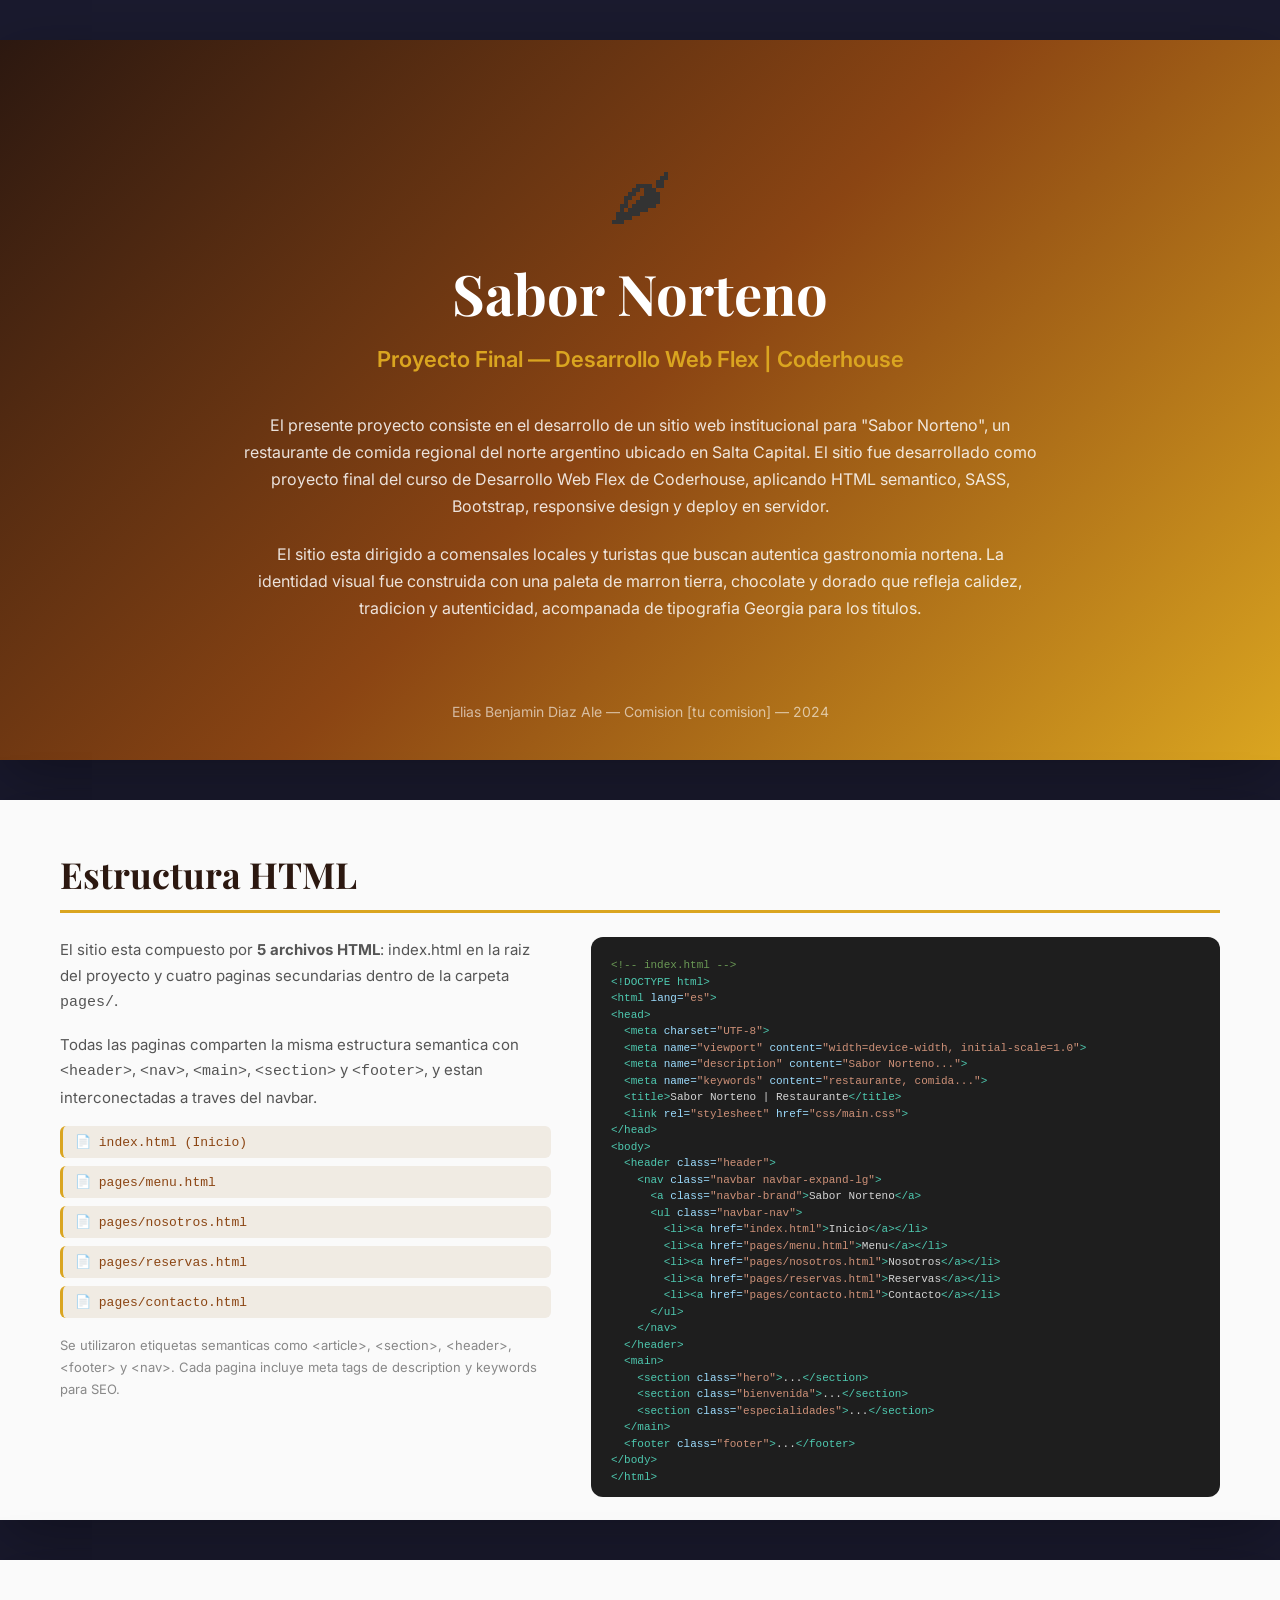
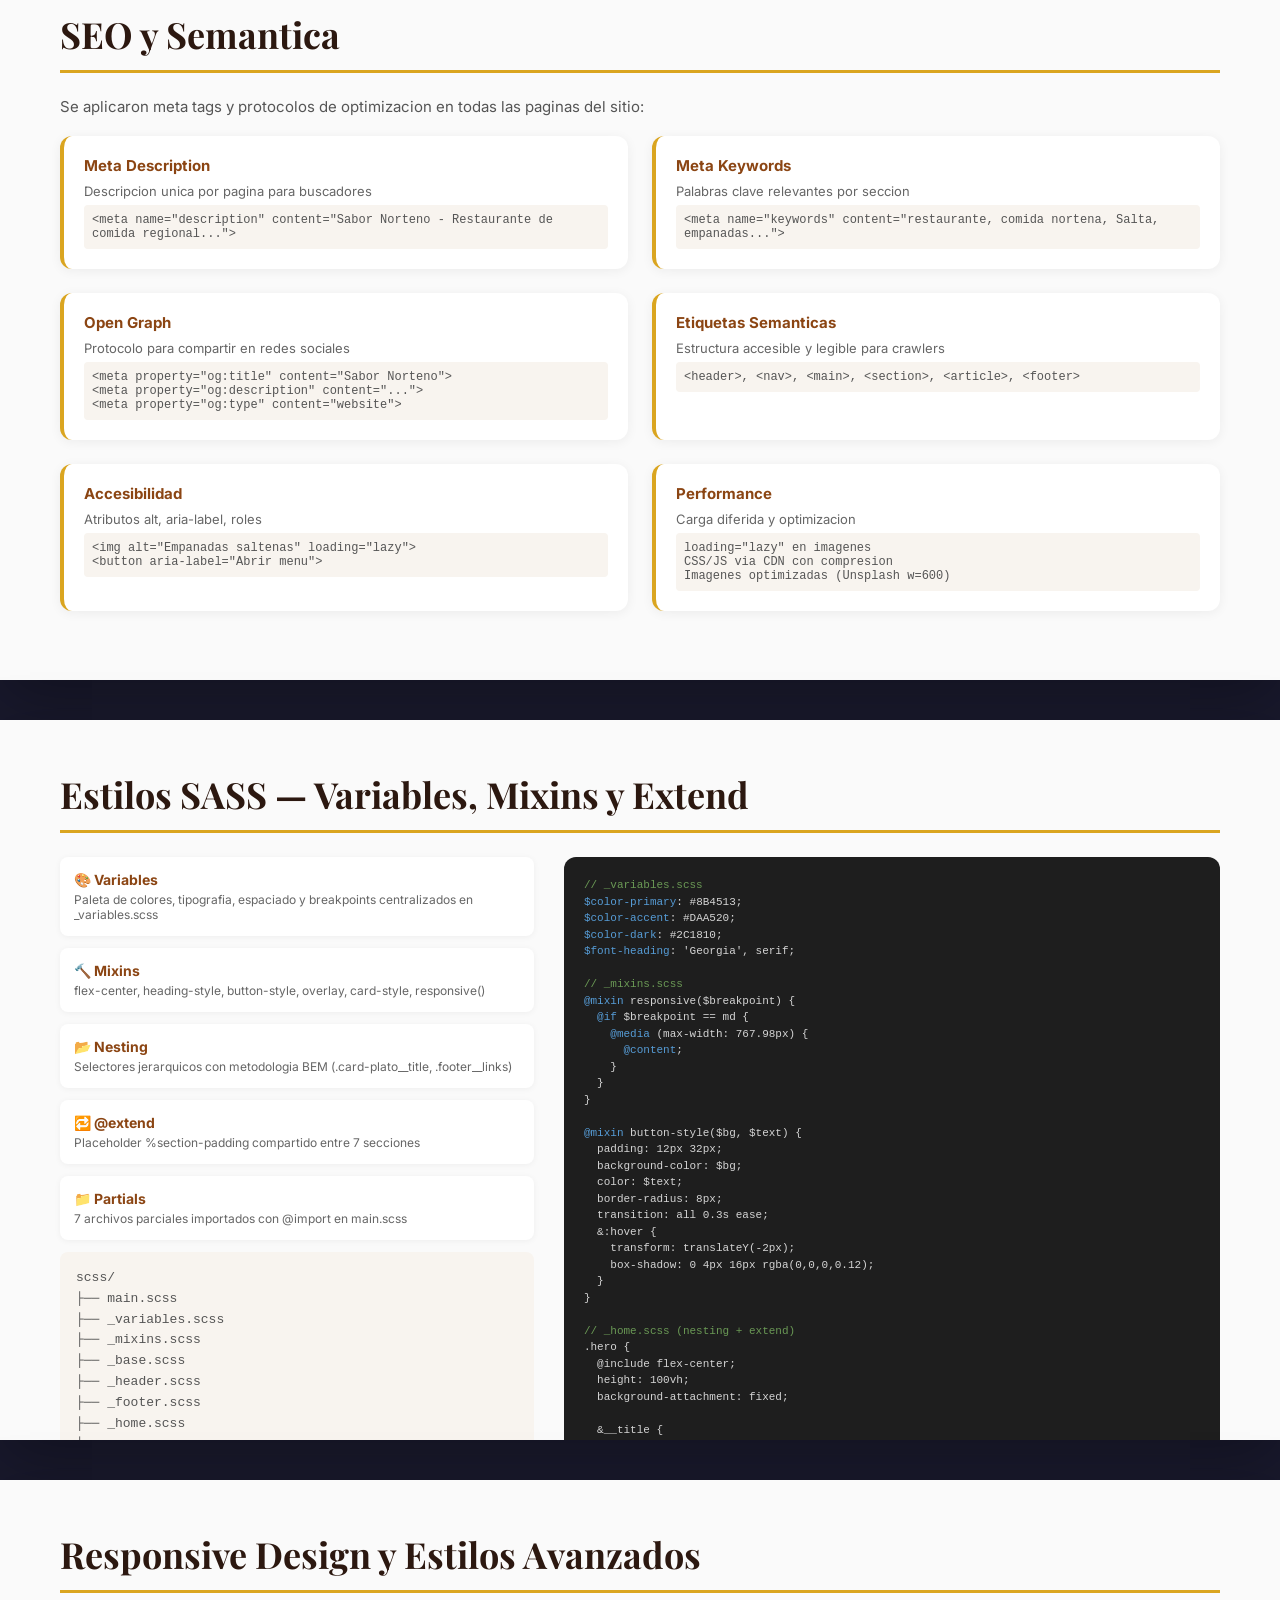
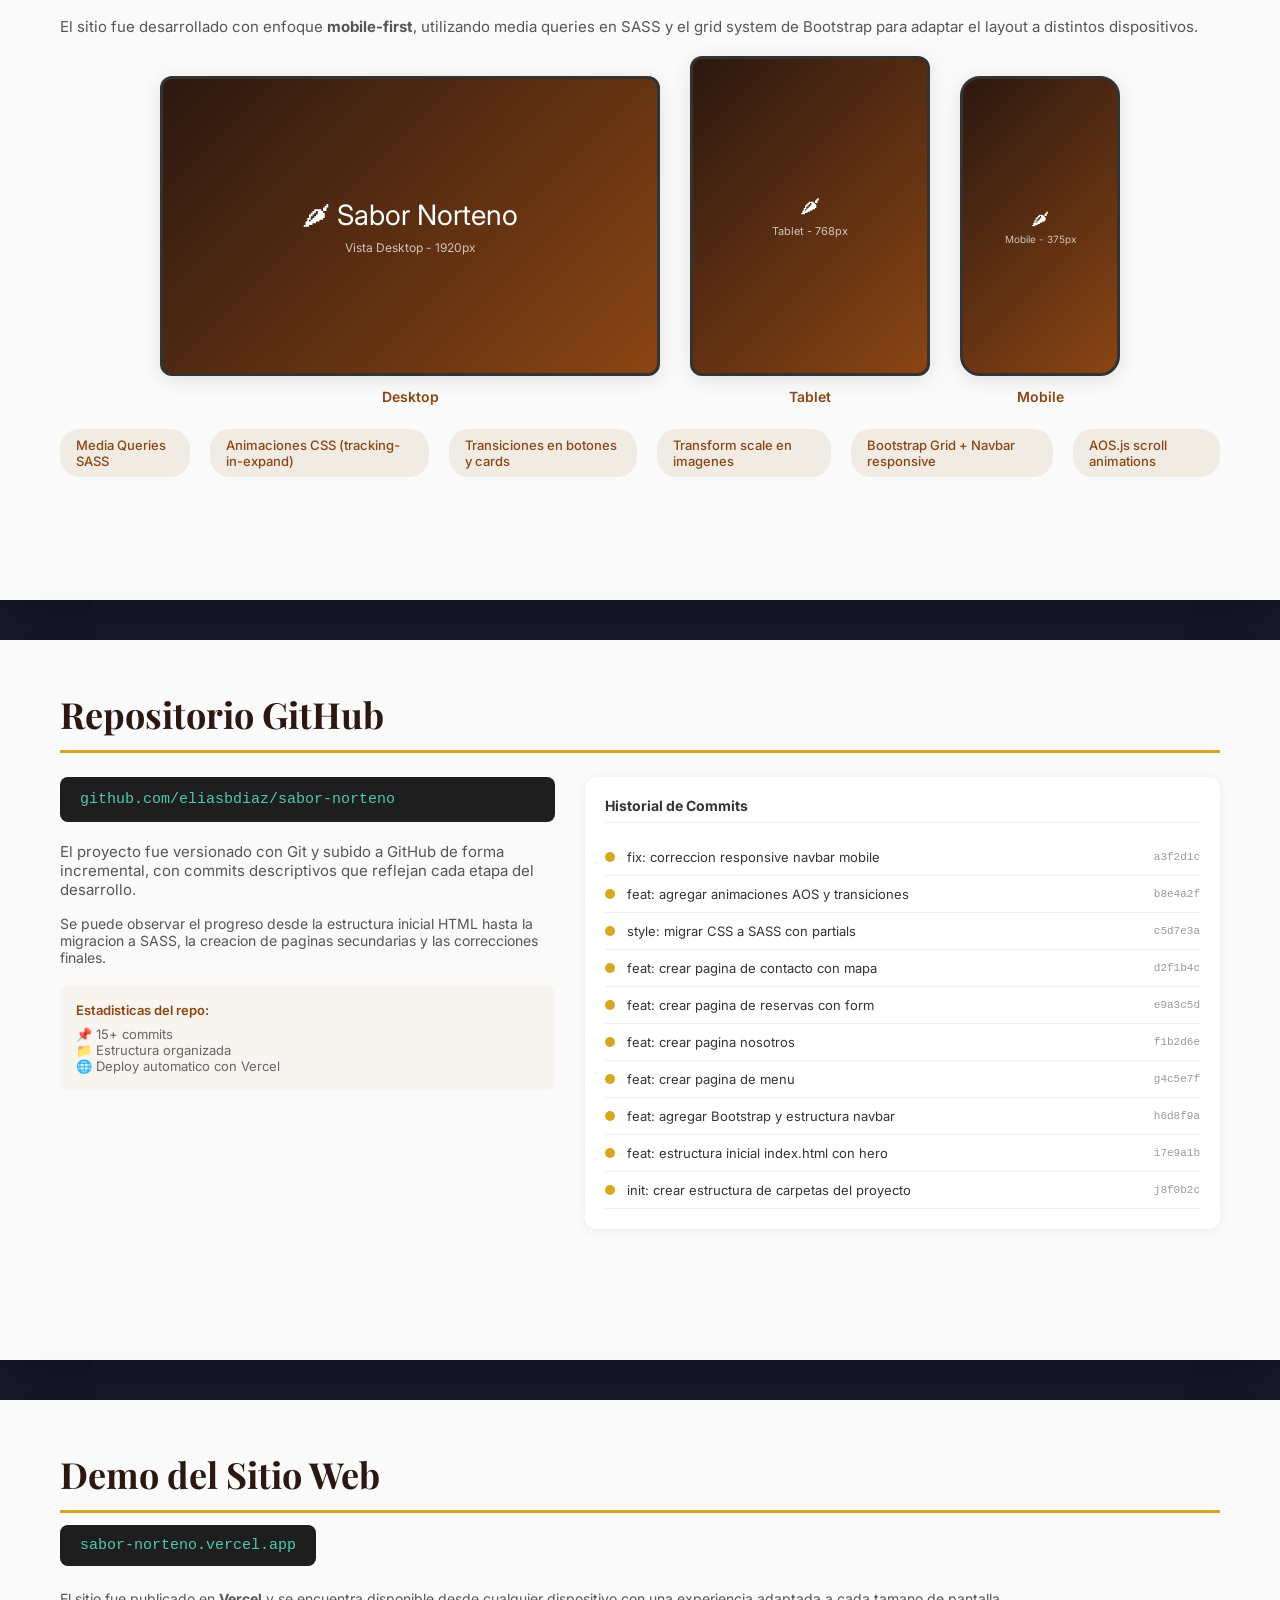
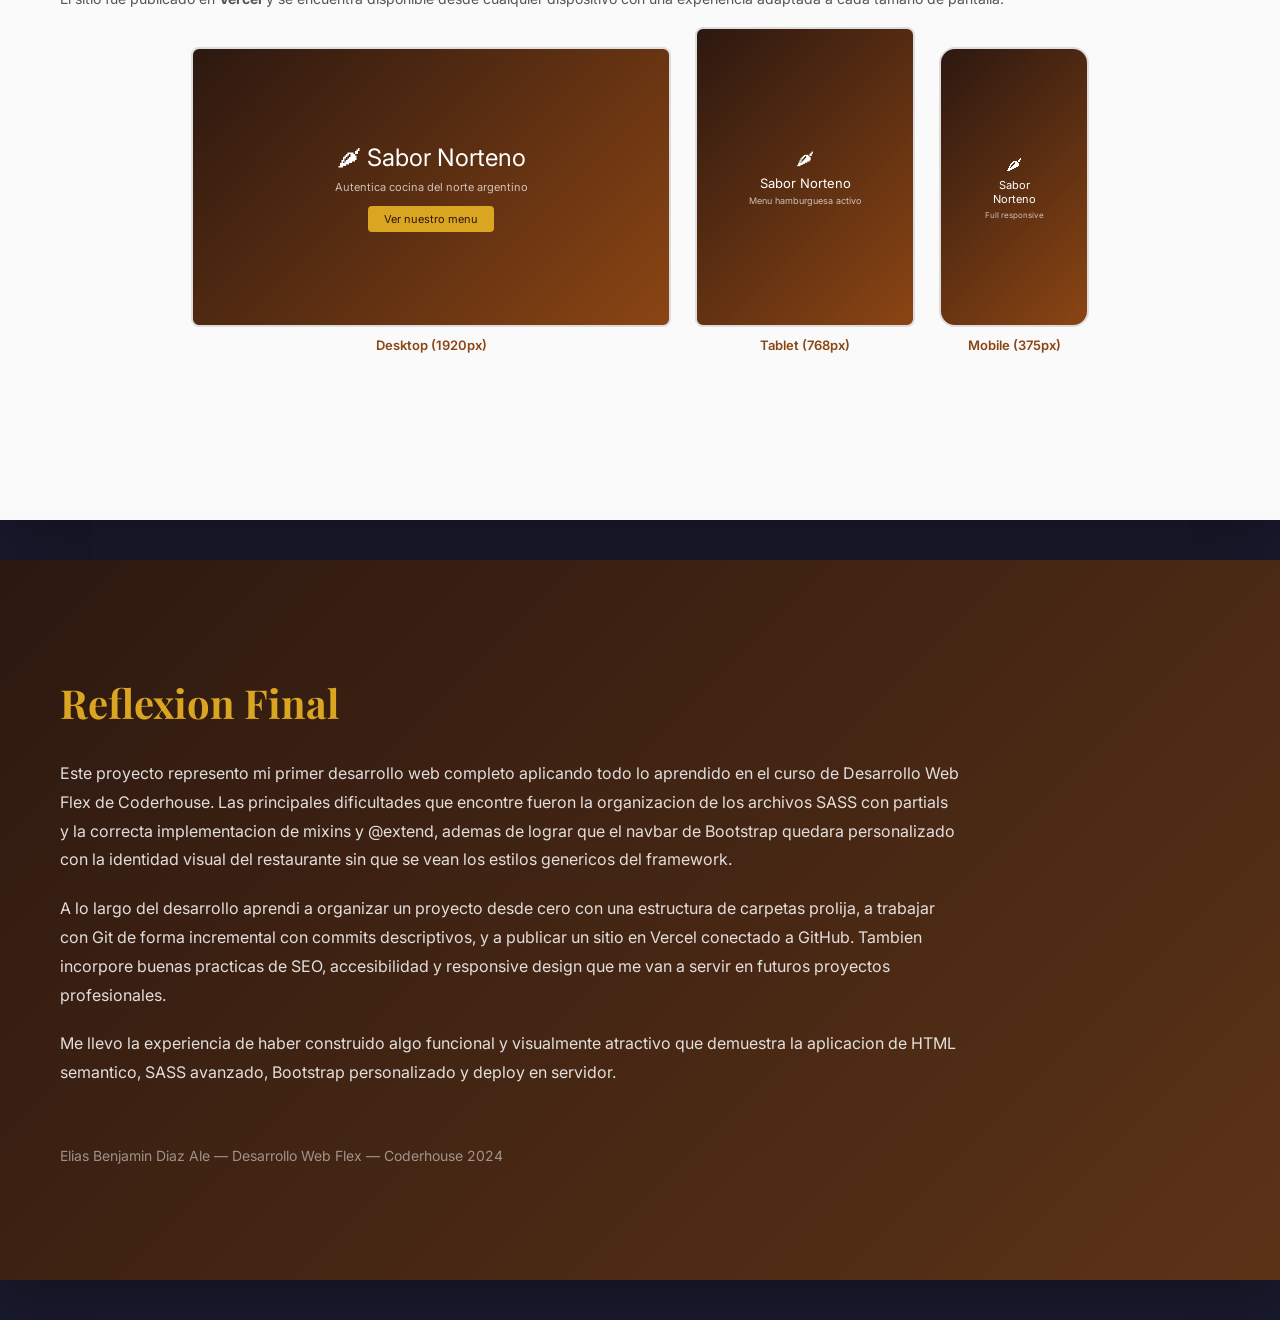
<file: presentacion.html>
<!DOCTYPE html>
<html lang="es">
<head>
    <meta charset="UTF-8">
    <meta name="viewport" content="width=device-width, initial-scale=1.0">
    <title>Proyecto Final - Sabor Norteno - Elias Benjamin Diaz Ale</title>
    <style>
        @import url('https://fonts.googleapis.com/css2?family=Inter:wght@300;400;600;700;800&family=Playfair+Display:wght@700&display=swap');

        * { margin: 0; padding: 0; box-sizing: border-box; }

        body {
            font-family: 'Inter', sans-serif;
            background: #1a1a2e;
            color: #333;
        }

        .slide {
            width: 1280px;
            height: 720px;
            margin: 40px auto;
            position: relative;
            overflow: hidden;
            box-shadow: 0 20px 60px rgba(0,0,0,0.3);
            page-break-after: always;
        }

        /* SLIDE 1 - Portada */
        .slide-1 {
            background: linear-gradient(135deg, #2C1810 0%, #8B4513 50%, #DAA520 100%);
            display: flex;
            flex-direction: column;
            justify-content: center;
            align-items: center;
            text-align: center;
            padding: 60px;
        }
        .slide-1 .icon { font-size: 64px; margin-bottom: 20px; }
        .slide-1 h1 {
            font-family: 'Playfair Display', serif;
            font-size: 56px;
            color: #fff;
            margin-bottom: 16px;
        }
        .slide-1 .subtitle {
            font-size: 22px;
            color: #DAA520;
            font-weight: 600;
            margin-bottom: 40px;
        }
        .slide-1 .desc {
            font-size: 16px;
            color: rgba(255,255,255,0.85);
            max-width: 800px;
            line-height: 1.7;
            margin-bottom: 20px;
        }
        .slide-1 .author {
            position: absolute;
            bottom: 40px;
            font-size: 14px;
            color: rgba(255,255,255,0.6);
        }

        /* SLIDE 2 - Estructura HTML */
        .slide-2 {
            background: #FAFAFA;
            padding: 50px 60px;
        }
        .slide-2 h2 {
            font-family: 'Playfair Display', serif;
            font-size: 36px;
            color: #2C1810;
            margin-bottom: 24px;
            border-bottom: 3px solid #DAA520;
            padding-bottom: 12px;
        }
        .slide-2 .content { display: flex; gap: 40px; height: 560px; }
        .slide-2 .text-col { flex: 1; }
        .slide-2 .code-col {
            flex: 1.2;
            background: #1e1e1e;
            border-radius: 12px;
            padding: 20px;
            overflow: hidden;
        }
        .slide-2 .text-col p {
            font-size: 15px;
            line-height: 1.7;
            color: #555;
            margin-bottom: 16px;
        }
        .slide-2 .file-list {
            list-style: none;
            margin-top: 12px;
        }
        .slide-2 .file-list li {
            padding: 8px 12px;
            background: #f0ebe3;
            border-radius: 6px;
            margin-bottom: 8px;
            font-family: 'Courier New', monospace;
            font-size: 13px;
            color: #8B4513;
            border-left: 3px solid #DAA520;
        }
        pre {
            font-family: 'Courier New', monospace;
            font-size: 11px;
            color: #d4d4d4;
            line-height: 1.5;
            white-space: pre;
            overflow: hidden;
        }
        .code-keyword { color: #569cd6; }
        .code-tag { color: #4ec9b0; }
        .code-attr { color: #9cdcfe; }
        .code-string { color: #ce9178; }
        .code-comment { color: #6a9955; }

        /* SLIDE 3 - SEO */
        .slide-3 {
            background: #FAFAFA;
            padding: 50px 60px;
        }
        .slide-3 h2 {
            font-family: 'Playfair Display', serif;
            font-size: 36px;
            color: #2C1810;
            margin-bottom: 24px;
            border-bottom: 3px solid #DAA520;
            padding-bottom: 12px;
        }
        .slide-3 .seo-grid {
            display: grid;
            grid-template-columns: 1fr 1fr;
            gap: 24px;
            margin-top: 20px;
        }
        .slide-3 .seo-item {
            background: white;
            border-radius: 12px;
            padding: 20px;
            box-shadow: 0 2px 12px rgba(0,0,0,0.06);
            border-left: 4px solid #DAA520;
        }
        .slide-3 .seo-item h3 {
            color: #8B4513;
            font-size: 15px;
            margin-bottom: 8px;
        }
        .slide-3 .seo-item code {
            font-size: 12px;
            color: #555;
            display: block;
            background: #f8f4ef;
            padding: 8px;
            border-radius: 4px;
            margin-top: 6px;
        }

        /* SLIDE 4 - SASS */
        .slide-4 {
            background: #FAFAFA;
            padding: 50px 60px;
        }
        .slide-4 h2 {
            font-family: 'Playfair Display', serif;
            font-size: 36px;
            color: #2C1810;
            margin-bottom: 24px;
            border-bottom: 3px solid #DAA520;
            padding-bottom: 12px;
        }
        .slide-4 .content { display: flex; gap: 30px; }
        .slide-4 .info-col { flex: 1; }
        .slide-4 .code-col {
            flex: 1.3;
            background: #1e1e1e;
            border-radius: 12px;
            padding: 20px;
        }
        .slide-4 .feature {
            background: white;
            border-radius: 8px;
            padding: 14px;
            margin-bottom: 12px;
            box-shadow: 0 1px 6px rgba(0,0,0,0.05);
        }
        .slide-4 .feature h3 {
            font-size: 14px;
            color: #8B4513;
            margin-bottom: 4px;
        }
        .slide-4 .feature p {
            font-size: 12px;
            color: #666;
        }
        .slide-4 .folder-tree {
            font-family: 'Courier New', monospace;
            font-size: 13px;
            color: #555;
            background: #f8f4ef;
            padding: 16px;
            border-radius: 8px;
            margin-top: 12px;
            line-height: 1.6;
        }

        /* SLIDE 5 - Responsive */
        .slide-5 {
            background: #FAFAFA;
            padding: 50px 60px;
        }
        .slide-5 h2 {
            font-family: 'Playfair Display', serif;
            font-size: 36px;
            color: #2C1810;
            margin-bottom: 24px;
            border-bottom: 3px solid #DAA520;
            padding-bottom: 12px;
        }
        .slide-5 .devices {
            display: flex;
            align-items: flex-end;
            justify-content: center;
            gap: 30px;
            margin-top: 20px;
        }
        .slide-5 .device {
            text-align: center;
        }
        .slide-5 .device-frame {
            border: 3px solid #333;
            border-radius: 12px;
            overflow: hidden;
            background: #fff;
            box-shadow: 0 4px 20px rgba(0,0,0,0.1);
        }
        .slide-5 .desktop-frame { width: 500px; height: 300px; }
        .slide-5 .tablet-frame { width: 240px; height: 320px; }
        .slide-5 .mobile-frame { width: 160px; height: 300px; border-radius: 20px; }
        .slide-5 .device-label {
            margin-top: 12px;
            font-weight: 600;
            color: #8B4513;
            font-size: 14px;
        }
        .slide-5 .device-frame img {
            width: 100%;
            height: 100%;
            object-fit: cover;
        }
        .slide-5 .features-row {
            display: flex;
            gap: 20px;
            margin-top: 24px;
        }
        .slide-5 .feat-tag {
            background: #f0ebe3;
            padding: 8px 16px;
            border-radius: 20px;
            font-size: 13px;
            color: #8B4513;
            font-weight: 500;
        }

        /* SLIDE 6 - GitHub */
        .slide-6 {
            background: #FAFAFA;
            padding: 50px 60px;
        }
        .slide-6 h2 {
            font-family: 'Playfair Display', serif;
            font-size: 36px;
            color: #2C1810;
            margin-bottom: 24px;
            border-bottom: 3px solid #DAA520;
            padding-bottom: 12px;
        }
        .slide-6 .repo-info {
            display: flex;
            gap: 30px;
        }
        .slide-6 .repo-details { flex: 1; }
        .slide-6 .commits-mock {
            flex: 1.2;
            background: white;
            border-radius: 12px;
            padding: 20px;
            box-shadow: 0 2px 12px rgba(0,0,0,0.06);
        }
        .slide-6 .repo-url {
            font-family: 'Courier New', monospace;
            background: #1e1e1e;
            color: #4ec9b0;
            padding: 14px 20px;
            border-radius: 8px;
            font-size: 15px;
            margin-bottom: 20px;
        }
        .slide-6 .commit-item {
            display: flex;
            align-items: center;
            padding: 10px 0;
            border-bottom: 1px solid #f0f0f0;
        }
        .slide-6 .commit-dot {
            width: 10px;
            height: 10px;
            border-radius: 50%;
            background: #DAA520;
            margin-right: 12px;
            flex-shrink: 0;
        }
        .slide-6 .commit-msg {
            font-size: 13px;
            color: #333;
        }
        .slide-6 .commit-hash {
            font-family: 'Courier New', monospace;
            font-size: 11px;
            color: #999;
            margin-left: auto;
            padding-left: 12px;
        }

        /* SLIDE 7 - Demo */
        .slide-7 {
            background: #FAFAFA;
            padding: 50px 60px;
        }
        .slide-7 h2 {
            font-family: 'Playfair Display', serif;
            font-size: 36px;
            color: #2C1810;
            margin-bottom: 12px;
            border-bottom: 3px solid #DAA520;
            padding-bottom: 12px;
        }
        .slide-7 .demo-url {
            font-family: 'Courier New', monospace;
            background: #1e1e1e;
            color: #4ec9b0;
            padding: 12px 20px;
            border-radius: 8px;
            font-size: 15px;
            margin-bottom: 24px;
            display: inline-block;
        }
        .slide-7 .demo-screens {
            display: flex;
            align-items: flex-end;
            justify-content: center;
            gap: 24px;
        }
        .slide-7 .demo-device { text-align: center; }
        .slide-7 .demo-frame {
            border: 2px solid #ddd;
            border-radius: 8px;
            overflow: hidden;
            background: linear-gradient(135deg, #2C1810, #8B4513);
            display: flex;
            align-items: center;
            justify-content: center;
            color: white;
            font-size: 14px;
        }
        .slide-7 .demo-desktop { width: 480px; height: 280px; }
        .slide-7 .demo-tablet { width: 220px; height: 300px; }
        .slide-7 .demo-mobile { width: 150px; height: 280px; border-radius: 16px; }
        .slide-7 .demo-label {
            margin-top: 10px;
            font-weight: 600;
            font-size: 13px;
            color: #8B4513;
        }

        /* SLIDE 8 - Reflexion */
        .slide-8 {
            background: linear-gradient(135deg, #2C1810 0%, #5C3317 100%);
            padding: 60px;
            display: flex;
            flex-direction: column;
            justify-content: center;
        }
        .slide-8 h2 {
            font-family: 'Playfair Display', serif;
            font-size: 40px;
            color: #DAA520;
            margin-bottom: 30px;
        }
        .slide-8 p {
            font-size: 16px;
            line-height: 1.8;
            color: rgba(255,255,255,0.85);
            margin-bottom: 20px;
            max-width: 900px;
        }
        .slide-8 .closing {
            margin-top: 40px;
            font-size: 14px;
            color: rgba(255,255,255,0.5);
        }

        @media print {
            body { background: white; }
            .slide {
                margin: 0;
                box-shadow: none;
                page-break-after: always;
            }
        }
    </style>
</head>
<body>

<!-- SLIDE 1: Portada -->
<div class="slide slide-1">
    <div class="icon">&#127798;</div>
    <h1>Sabor Norteno</h1>
    <div class="subtitle">Proyecto Final &mdash; Desarrollo Web Flex | Coderhouse</div>
    <p class="desc">
        El presente proyecto consiste en el desarrollo de un sitio web institucional para "Sabor Norteno", 
        un restaurante de comida regional del norte argentino ubicado en Salta Capital. El sitio fue 
        desarrollado como proyecto final del curso de Desarrollo Web Flex de Coderhouse, aplicando HTML 
        semantico, SASS, Bootstrap, responsive design y deploy en servidor.
    </p>
    <p class="desc">
        El sitio esta dirigido a comensales locales y turistas que buscan autentica gastronomia nortena. 
        La identidad visual fue construida con una paleta de marron tierra, chocolate y dorado que refleja 
        calidez, tradicion y autenticidad, acompanada de tipografia Georgia para los titulos.
    </p>
    <div class="author">Elias Benjamin Diaz Ale &mdash; Comision [tu comision] &mdash; 2024</div>
</div>

<!-- SLIDE 2: Estructura HTML -->
<div class="slide slide-2">
    <h2>Estructura HTML</h2>
    <div class="content">
        <div class="text-col">
            <p>
                El sitio esta compuesto por <strong>5 archivos HTML</strong>: index.html en la raiz del 
                proyecto y cuatro paginas secundarias dentro de la carpeta <code>pages/</code>.
            </p>
            <p>
                Todas las paginas comparten la misma estructura semantica con <code>&lt;header&gt;</code>, 
                <code>&lt;nav&gt;</code>, <code>&lt;main&gt;</code>, <code>&lt;section&gt;</code> y 
                <code>&lt;footer&gt;</code>, y estan interconectadas a traves del navbar.
            </p>
            <ul class="file-list">
                <li>&#128196; index.html (Inicio)</li>
                <li>&#128196; pages/menu.html</li>
                <li>&#128196; pages/nosotros.html</li>
                <li>&#128196; pages/reservas.html</li>
                <li>&#128196; pages/contacto.html</li>
            </ul>
            <p style="margin-top:16px; font-size:13px; color:#888;">
                Se utilizaron etiquetas semanticas como &lt;article&gt;, &lt;section&gt;, 
                &lt;header&gt;, &lt;footer&gt; y &lt;nav&gt;. Cada pagina incluye meta tags 
                de description y keywords para SEO.
            </p>
        </div>
        <div class="code-col">
            <pre><span class="code-comment">&lt;!-- index.html --&gt;</span>
<span class="code-tag">&lt;!DOCTYPE html&gt;</span>
<span class="code-tag">&lt;html</span> <span class="code-attr">lang=</span><span class="code-string">"es"</span><span class="code-tag">&gt;</span>
<span class="code-tag">&lt;head&gt;</span>
  <span class="code-tag">&lt;meta</span> <span class="code-attr">charset=</span><span class="code-string">"UTF-8"</span><span class="code-tag">&gt;</span>
  <span class="code-tag">&lt;meta</span> <span class="code-attr">name=</span><span class="code-string">"viewport"</span> <span class="code-attr">content=</span><span class="code-string">"width=device-width, initial-scale=1.0"</span><span class="code-tag">&gt;</span>
  <span class="code-tag">&lt;meta</span> <span class="code-attr">name=</span><span class="code-string">"description"</span> <span class="code-attr">content=</span><span class="code-string">"Sabor Norteno..."</span><span class="code-tag">&gt;</span>
  <span class="code-tag">&lt;meta</span> <span class="code-attr">name=</span><span class="code-string">"keywords"</span> <span class="code-attr">content=</span><span class="code-string">"restaurante, comida..."</span><span class="code-tag">&gt;</span>
  <span class="code-tag">&lt;title&gt;</span>Sabor Norteno | Restaurante<span class="code-tag">&lt;/title&gt;</span>
  <span class="code-tag">&lt;link</span> <span class="code-attr">rel=</span><span class="code-string">"stylesheet"</span> <span class="code-attr">href=</span><span class="code-string">"css/main.css"</span><span class="code-tag">&gt;</span>
<span class="code-tag">&lt;/head&gt;</span>
<span class="code-tag">&lt;body&gt;</span>
  <span class="code-tag">&lt;header</span> <span class="code-attr">class=</span><span class="code-string">"header"</span><span class="code-tag">&gt;</span>
    <span class="code-tag">&lt;nav</span> <span class="code-attr">class=</span><span class="code-string">"navbar navbar-expand-lg"</span><span class="code-tag">&gt;</span>
      <span class="code-tag">&lt;a</span> <span class="code-attr">class=</span><span class="code-string">"navbar-brand"</span><span class="code-tag">&gt;</span>Sabor Norteno<span class="code-tag">&lt;/a&gt;</span>
      <span class="code-tag">&lt;ul</span> <span class="code-attr">class=</span><span class="code-string">"navbar-nav"</span><span class="code-tag">&gt;</span>
        <span class="code-tag">&lt;li&gt;&lt;a</span> <span class="code-attr">href=</span><span class="code-string">"index.html"</span><span class="code-tag">&gt;</span>Inicio<span class="code-tag">&lt;/a&gt;&lt;/li&gt;</span>
        <span class="code-tag">&lt;li&gt;&lt;a</span> <span class="code-attr">href=</span><span class="code-string">"pages/menu.html"</span><span class="code-tag">&gt;</span>Menu<span class="code-tag">&lt;/a&gt;&lt;/li&gt;</span>
        <span class="code-tag">&lt;li&gt;&lt;a</span> <span class="code-attr">href=</span><span class="code-string">"pages/nosotros.html"</span><span class="code-tag">&gt;</span>Nosotros<span class="code-tag">&lt;/a&gt;&lt;/li&gt;</span>
        <span class="code-tag">&lt;li&gt;&lt;a</span> <span class="code-attr">href=</span><span class="code-string">"pages/reservas.html"</span><span class="code-tag">&gt;</span>Reservas<span class="code-tag">&lt;/a&gt;&lt;/li&gt;</span>
        <span class="code-tag">&lt;li&gt;&lt;a</span> <span class="code-attr">href=</span><span class="code-string">"pages/contacto.html"</span><span class="code-tag">&gt;</span>Contacto<span class="code-tag">&lt;/a&gt;&lt;/li&gt;</span>
      <span class="code-tag">&lt;/ul&gt;</span>
    <span class="code-tag">&lt;/nav&gt;</span>
  <span class="code-tag">&lt;/header&gt;</span>
  <span class="code-tag">&lt;main&gt;</span>
    <span class="code-tag">&lt;section</span> <span class="code-attr">class=</span><span class="code-string">"hero"</span><span class="code-tag">&gt;</span>...<span class="code-tag">&lt;/section&gt;</span>
    <span class="code-tag">&lt;section</span> <span class="code-attr">class=</span><span class="code-string">"bienvenida"</span><span class="code-tag">&gt;</span>...<span class="code-tag">&lt;/section&gt;</span>
    <span class="code-tag">&lt;section</span> <span class="code-attr">class=</span><span class="code-string">"especialidades"</span><span class="code-tag">&gt;</span>...<span class="code-tag">&lt;/section&gt;</span>
  <span class="code-tag">&lt;/main&gt;</span>
  <span class="code-tag">&lt;footer</span> <span class="code-attr">class=</span><span class="code-string">"footer"</span><span class="code-tag">&gt;</span>...<span class="code-tag">&lt;/footer&gt;</span>
<span class="code-tag">&lt;/body&gt;</span>
<span class="code-tag">&lt;/html&gt;</span></pre>
        </div>
    </div>
</div>

<!-- SLIDE 3: SEO y Semantica -->
<div class="slide slide-3">
    <h2>SEO y Semantica</h2>
    <p style="color:#555; margin-bottom:16px; font-size:15px;">Se aplicaron meta tags y protocolos de optimizacion en todas las paginas del sitio:</p>
    <div class="seo-grid">
        <div class="seo-item">
            <h3>Meta Description</h3>
            <p style="font-size:13px; color:#666;">Descripcion unica por pagina para buscadores</p>
            <code>&lt;meta name="description" content="Sabor Norteno - Restaurante de comida regional..."&gt;</code>
        </div>
        <div class="seo-item">
            <h3>Meta Keywords</h3>
            <p style="font-size:13px; color:#666;">Palabras clave relevantes por seccion</p>
            <code>&lt;meta name="keywords" content="restaurante, comida nortena, Salta, empanadas..."&gt;</code>
        </div>
        <div class="seo-item">
            <h3>Open Graph</h3>
            <p style="font-size:13px; color:#666;">Protocolo para compartir en redes sociales</p>
            <code>&lt;meta property="og:title" content="Sabor Norteno"&gt;<br>&lt;meta property="og:description" content="..."&gt;<br>&lt;meta property="og:type" content="website"&gt;</code>
        </div>
        <div class="seo-item">
            <h3>Etiquetas Semanticas</h3>
            <p style="font-size:13px; color:#666;">Estructura accesible y legible para crawlers</p>
            <code>&lt;header&gt;, &lt;nav&gt;, &lt;main&gt;, &lt;section&gt;, &lt;article&gt;, &lt;footer&gt;</code>
        </div>
        <div class="seo-item">
            <h3>Accesibilidad</h3>
            <p style="font-size:13px; color:#666;">Atributos alt, aria-label, roles</p>
            <code>&lt;img alt="Empanadas saltenas" loading="lazy"&gt;<br>&lt;button aria-label="Abrir menu"&gt;</code>
        </div>
        <div class="seo-item">
            <h3>Performance</h3>
            <p style="font-size:13px; color:#666;">Carga diferida y optimizacion</p>
            <code>loading="lazy" en imagenes<br>CSS/JS via CDN con compresion<br>Imagenes optimizadas (Unsplash w=600)</code>
        </div>
    </div>
</div>

<!-- SLIDE 4: SASS -->
<div class="slide slide-4">
    <h2>Estilos SASS &mdash; Variables, Mixins y Extend</h2>
    <div class="content">
        <div class="info-col">
            <div class="feature">
                <h3>&#127912; Variables</h3>
                <p>Paleta de colores, tipografia, espaciado y breakpoints centralizados en _variables.scss</p>
            </div>
            <div class="feature">
                <h3>&#128296; Mixins</h3>
                <p>flex-center, heading-style, button-style, overlay, card-style, responsive()</p>
            </div>
            <div class="feature">
                <h3>&#128194; Nesting</h3>
                <p>Selectores jerarquicos con metodologia BEM (.card-plato__title, .footer__links)</p>
            </div>
            <div class="feature">
                <h3>&#128257; @extend</h3>
                <p>Placeholder %section-padding compartido entre 7 secciones</p>
            </div>
            <div class="feature">
                <h3>&#128193; Partials</h3>
                <p>7 archivos parciales importados con @import en main.scss</p>
            </div>
            <div class="folder-tree">
scss/<br>
├── main.scss<br>
├── _variables.scss<br>
├── _mixins.scss<br>
├── _base.scss<br>
├── _header.scss<br>
├── _footer.scss<br>
├── _home.scss<br>
└── _pages.scss
            </div>
        </div>
        <div class="code-col">
            <pre><span class="code-comment">// _variables.scss</span>
<span class="code-keyword">$color-primary</span>: #8B4513;
<span class="code-keyword">$color-accent</span>: #DAA520;
<span class="code-keyword">$color-dark</span>: #2C1810;
<span class="code-keyword">$font-heading</span>: 'Georgia', serif;

<span class="code-comment">// _mixins.scss</span>
<span class="code-keyword">@mixin</span> responsive($breakpoint) {
  <span class="code-keyword">@if</span> $breakpoint == md {
    <span class="code-keyword">@media</span> (max-width: 767.98px) {
      <span class="code-keyword">@content</span>;
    }
  }
}

<span class="code-keyword">@mixin</span> button-style($bg, $text) {
  padding: 12px 32px;
  background-color: $bg;
  color: $text;
  border-radius: 8px;
  transition: all 0.3s ease;
  &amp;:hover {
    transform: translateY(-2px);
    box-shadow: 0 4px 16px rgba(0,0,0,0.12);
  }
}

<span class="code-comment">// _home.scss (nesting + extend)</span>
.hero {
  @include flex-center;
  height: 100vh;
  background-attachment: fixed;

  &amp;__title {
    @include heading-style(4rem);
    color: $color-white;
    animation: tracking-in-expand 0.8s;
  }

  &amp;__subtitle {
    color: rgba(white, 0.9);
    font-style: italic;
  }

  <span class="code-keyword">@include</span> responsive(md) {
    background-attachment: scroll;
  }
}

.bienvenida {
  <span class="code-keyword">@extend</span> %section-padding;
}</pre>
        </div>
    </div>
</div>

<!-- SLIDE 5: Responsive Design -->
<div class="slide slide-5">
    <h2>Responsive Design y Estilos Avanzados</h2>
    <p style="color:#555; font-size:15px; margin-bottom:8px;">
        El sitio fue desarrollado con enfoque <strong>mobile-first</strong>, utilizando media queries en SASS 
        y el grid system de Bootstrap para adaptar el layout a distintos dispositivos.
    </p>
    <div class="devices">
        <div class="device">
            <div class="device-frame desktop-frame" style="background: linear-gradient(135deg, #2C1810, #8B4513); display:flex; align-items:center; justify-content:center; color:white; font-size:18px; text-align:center; padding:20px;">
                <div>
                    <div style="font-size:28px; margin-bottom:8px;">&#127798; Sabor Norteno</div>
                    <div style="font-size:12px; opacity:0.7;">Vista Desktop - 1920px</div>
                </div>
            </div>
            <div class="device-label">Desktop</div>
        </div>
        <div class="device">
            <div class="device-frame tablet-frame" style="background: linear-gradient(135deg, #2C1810, #8B4513); display:flex; align-items:center; justify-content:center; color:white; font-size:14px; text-align:center; padding:16px;">
                <div>
                    <div style="font-size:20px; margin-bottom:6px;">&#127798;</div>
                    <div style="font-size:11px; opacity:0.7;">Tablet - 768px</div>
                </div>
            </div>
            <div class="device-label">Tablet</div>
        </div>
        <div class="device">
            <div class="device-frame mobile-frame" style="background: linear-gradient(135deg, #2C1810, #8B4513); display:flex; align-items:center; justify-content:center; color:white; font-size:12px; text-align:center; padding:12px;">
                <div>
                    <div style="font-size:18px; margin-bottom:4px;">&#127798;</div>
                    <div style="font-size:10px; opacity:0.7;">Mobile - 375px</div>
                </div>
            </div>
            <div class="device-label">Mobile</div>
        </div>
    </div>
    <div class="features-row">
        <span class="feat-tag">Media Queries SASS</span>
        <span class="feat-tag">Animaciones CSS (tracking-in-expand)</span>
        <span class="feat-tag">Transiciones en botones y cards</span>
        <span class="feat-tag">Transform scale en imagenes</span>
        <span class="feat-tag">Bootstrap Grid + Navbar responsive</span>
        <span class="feat-tag">AOS.js scroll animations</span>
    </div>
</div>

<!-- SLIDE 6: GitHub -->
<div class="slide slide-6">
    <h2>Repositorio GitHub</h2>
    <div class="repo-info">
        <div class="repo-details">
            <div class="repo-url">github.com/eliasbdiaz/sabor-norteno</div>
            <p style="color:#555; font-size:15px; margin-bottom:16px;">
                El proyecto fue versionado con Git y subido a GitHub de forma incremental, 
                con commits descriptivos que reflejan cada etapa del desarrollo.
            </p>
            <p style="color:#555; font-size:14px;">
                Se puede observar el progreso desde la estructura inicial HTML hasta la 
                migracion a SASS, la creacion de paginas secundarias y las correcciones finales.
            </p>
            <div style="margin-top:20px; background:#f8f4ef; padding:16px; border-radius:8px;">
                <p style="font-size:13px; color:#8B4513; font-weight:600; margin-bottom:8px;">Estadisticas del repo:</p>
                <p style="font-size:13px; color:#666;">&#128204; 15+ commits</p>
                <p style="font-size:13px; color:#666;">&#128193; Estructura organizada</p>
                <p style="font-size:13px; color:#666;">&#127760; Deploy automatico con Vercel</p>
            </div>
        </div>
        <div class="commits-mock">
            <h3 style="font-size:14px; color:#333; margin-bottom:16px; border-bottom:1px solid #eee; padding-bottom:8px;">Historial de Commits</h3>
            <div class="commit-item">
                <span class="commit-dot"></span>
                <span class="commit-msg">fix: correccion responsive navbar mobile</span>
                <span class="commit-hash">a3f2d1c</span>
            </div>
            <div class="commit-item">
                <span class="commit-dot"></span>
                <span class="commit-msg">feat: agregar animaciones AOS y transiciones</span>
                <span class="commit-hash">b8e4a2f</span>
            </div>
            <div class="commit-item">
                <span class="commit-dot"></span>
                <span class="commit-msg">style: migrar CSS a SASS con partials</span>
                <span class="commit-hash">c5d7e3a</span>
            </div>
            <div class="commit-item">
                <span class="commit-dot"></span>
                <span class="commit-msg">feat: crear pagina de contacto con mapa</span>
                <span class="commit-hash">d2f1b4c</span>
            </div>
            <div class="commit-item">
                <span class="commit-dot"></span>
                <span class="commit-msg">feat: crear pagina de reservas con form</span>
                <span class="commit-hash">e9a3c5d</span>
            </div>
            <div class="commit-item">
                <span class="commit-dot"></span>
                <span class="commit-msg">feat: crear pagina nosotros</span>
                <span class="commit-hash">f1b2d6e</span>
            </div>
            <div class="commit-item">
                <span class="commit-dot"></span>
                <span class="commit-msg">feat: crear pagina de menu</span>
                <span class="commit-hash">g4c5e7f</span>
            </div>
            <div class="commit-item">
                <span class="commit-dot"></span>
                <span class="commit-msg">feat: agregar Bootstrap y estructura navbar</span>
                <span class="commit-hash">h6d8f9a</span>
            </div>
            <div class="commit-item">
                <span class="commit-dot"></span>
                <span class="commit-msg">feat: estructura inicial index.html con hero</span>
                <span class="commit-hash">i7e9a1b</span>
            </div>
            <div class="commit-item">
                <span class="commit-dot"></span>
                <span class="commit-msg">init: crear estructura de carpetas del proyecto</span>
                <span class="commit-hash">j8f0b2c</span>
            </div>
        </div>
    </div>
</div>

<!-- SLIDE 7: Demo del sitio -->
<div class="slide slide-7">
    <h2>Demo del Sitio Web</h2>
    <div class="demo-url">sabor-norteno.vercel.app</div>
    <p style="color:#555; font-size:14px; margin-bottom:20px;">
        El sitio fue publicado en <strong>Vercel</strong> y se encuentra disponible desde cualquier 
        dispositivo con una experiencia adaptada a cada tamano de pantalla.
    </p>
    <div class="demo-screens">
        <div class="demo-device">
            <div class="demo-frame demo-desktop">
                <div style="text-align:center; padding:20px;">
                    <div style="font-size:24px; margin-bottom:8px;">&#127798; Sabor Norteno</div>
                    <div style="font-size:11px; opacity:0.7; margin-bottom:12px;">Autentica cocina del norte argentino</div>
                    <div style="background:#DAA520; color:#2C1810; padding:6px 16px; border-radius:4px; font-size:11px; display:inline-block;">Ver nuestro menu</div>
                </div>
            </div>
            <div class="demo-label">Desktop (1920px)</div>
        </div>
        <div class="demo-device">
            <div class="demo-frame demo-tablet">
                <div style="text-align:center; padding:16px;">
                    <div style="font-size:18px; margin-bottom:6px;">&#127798;</div>
                    <div style="font-size:13px;">Sabor Norteno</div>
                    <div style="font-size:9px; opacity:0.7; margin-top:4px;">Menu hamburguesa activo</div>
                </div>
            </div>
            <div class="demo-label">Tablet (768px)</div>
        </div>
        <div class="demo-device">
            <div class="demo-frame demo-mobile">
                <div style="text-align:center; padding:12px;">
                    <div style="font-size:16px; margin-bottom:4px;">&#127798;</div>
                    <div style="font-size:11px;">Sabor<br>Norteno</div>
                    <div style="font-size:8px; opacity:0.7; margin-top:4px;">Full responsive</div>
                </div>
            </div>
            <div class="demo-label">Mobile (375px)</div>
        </div>
    </div>
</div>

<!-- SLIDE 8: Reflexion Final -->
<div class="slide slide-8">
    <h2>Reflexion Final</h2>
    <p>
        Este proyecto represento mi primer desarrollo web completo aplicando todo lo aprendido en el 
        curso de Desarrollo Web Flex de Coderhouse. Las principales dificultades que encontre fueron 
        la organizacion de los archivos SASS con partials y la correcta implementacion de mixins y 
        @extend, ademas de lograr que el navbar de Bootstrap quedara personalizado con la identidad 
        visual del restaurante sin que se vean los estilos genericos del framework.
    </p>
    <p>
        A lo largo del desarrollo aprendi a organizar un proyecto desde cero con una estructura de 
        carpetas prolija, a trabajar con Git de forma incremental con commits descriptivos, y a 
        publicar un sitio en Vercel conectado a GitHub. Tambien incorpore buenas practicas de SEO, 
        accesibilidad y responsive design que me van a servir en futuros proyectos profesionales.
    </p>
    <p>
        Me llevo la experiencia de haber construido algo funcional y visualmente atractivo que 
        demuestra la aplicacion de HTML semantico, SASS avanzado, Bootstrap personalizado y 
        deploy en servidor.
    </p>
    <div class="closing">Elias Benjamin Diaz Ale &mdash; Desarrollo Web Flex &mdash; Coderhouse 2024</div>
</div>

</body>
</html>
</file>
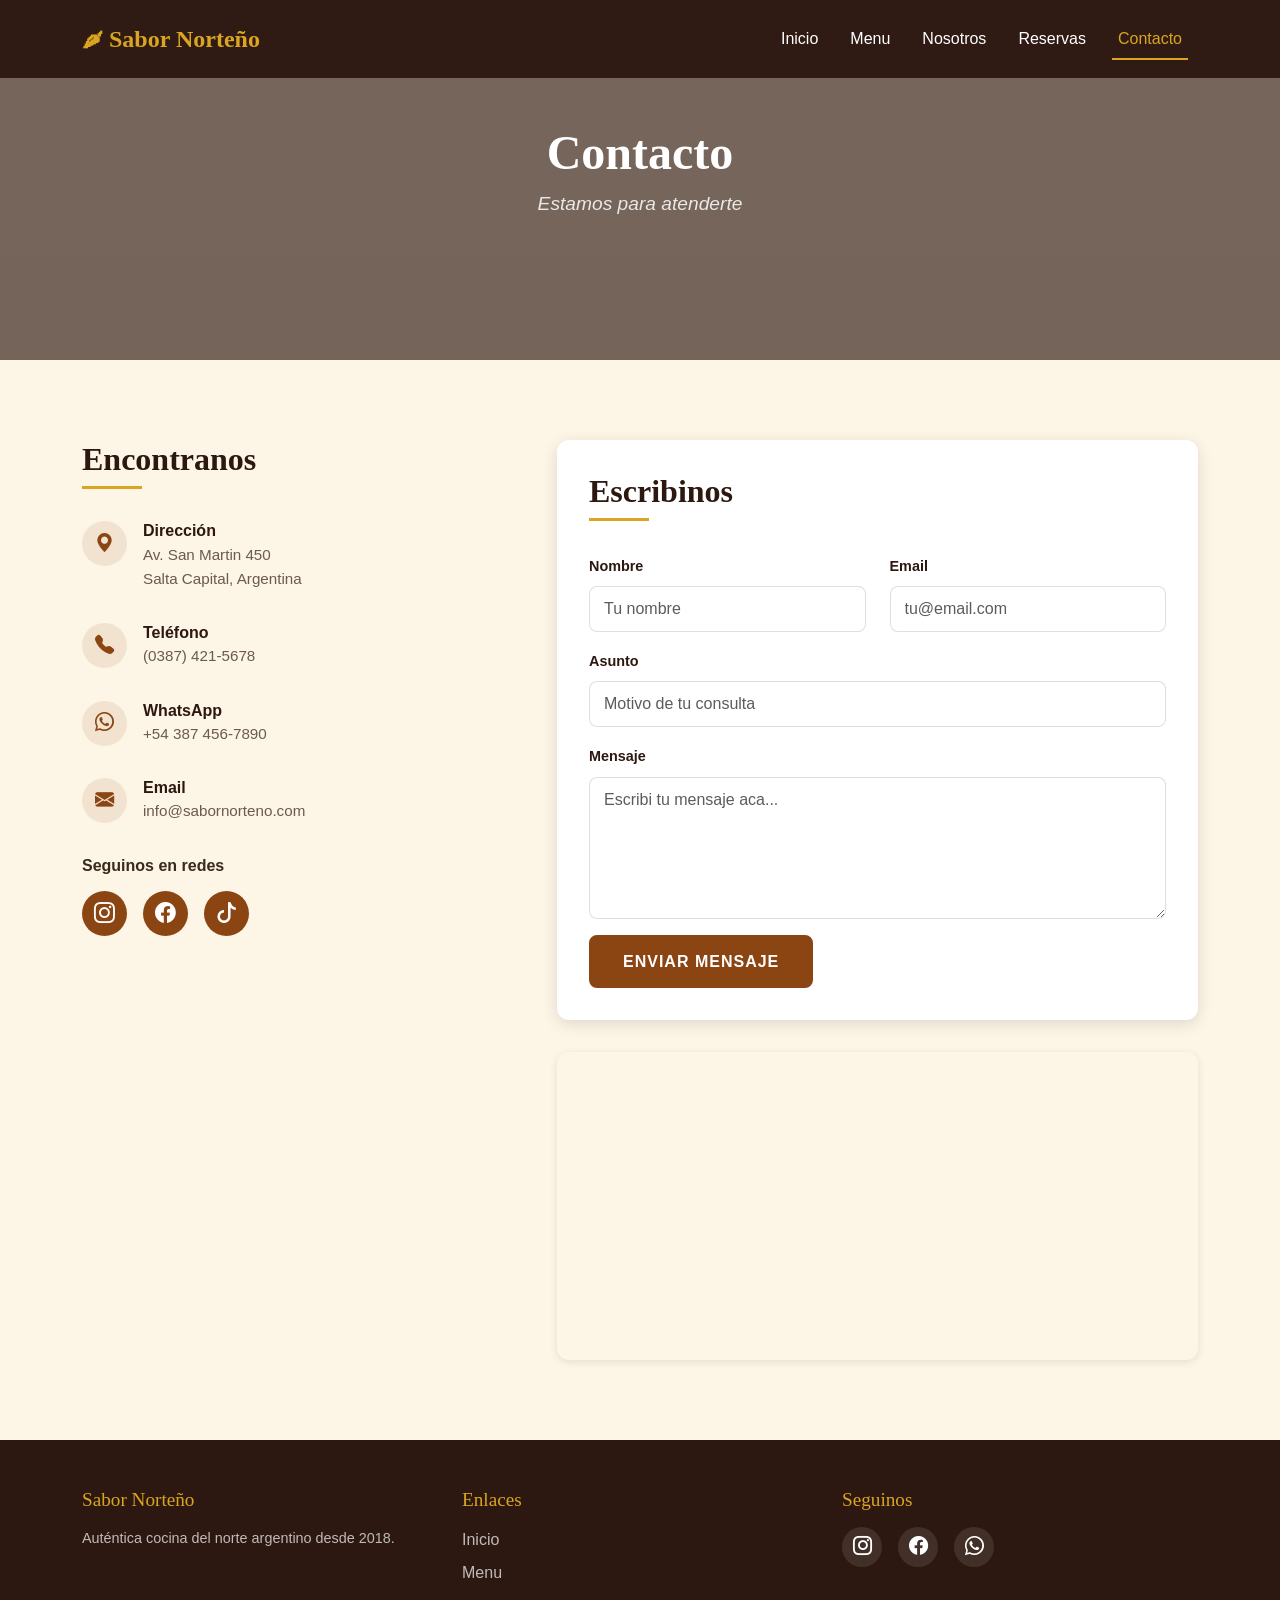
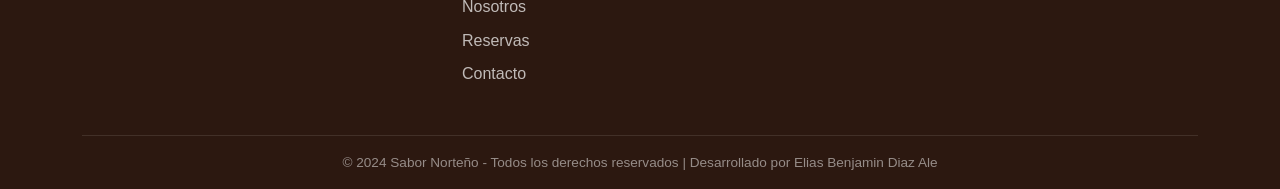
<file: pages/contacto.html>
<!DOCTYPE html>
<html lang="es">
<head>
    <meta charset="UTF-8">
    <meta name="viewport" content="width=device-width, initial-scale=1.0">
    <meta name="description" content="Contacta con Sabor Norteño. Estamos en Av. San Martin 450, Salta Capital. Teléfono, WhatsApp y redes sociales.">
    <meta name="keywords" content="contacto, dirección, teléfono, Salta, restaurante, ubicación, mapa">
    <title>Contacto | Sabor Norteño</title>
    <link href="https://cdn.jsdelivr.net/npm/bootstrap@5.3.2/dist/css/bootstrap.min.css" rel="stylesheet">
    <link href="https://cdn.jsdelivr.net/npm/bootstrap-icons@1.11.1/font/bootstrap-icons.css" rel="stylesheet">
    <link href="https://unpkg.com/aos@2.3.1/dist/aos.css" rel="stylesheet">
    <link rel="stylesheet" href="../css/main.css">
</head>
<body>
    <header class="header">
        <nav class="navbar navbar-expand-lg navbar-dark fixed-top">
            <div class="container">
                <a class="navbar-brand" href="../index.html">
                    <span class="brand-icon">&#127798;</span> Sabor Norteño
                </a>
                <button class="navbar-toggler" type="button" data-bs-toggle="collapse" data-bs-target="#navbarNav" aria-controls="navbarNav" aria-expanded="false" aria-label="Abrir menu de navegación">
                    <span class="navbar-toggler-icon"></span>
                </button>
                <div class="collapse navbar-collapse" id="navbarNav">
                    <ul class="navbar-nav ms-auto">
                        <li class="nav-item">
                            <a class="nav-link" href="../index.html">Inicio</a>
                        </li>
                        <li class="nav-item">
                            <a class="nav-link" href="menu.html">Menu</a>
                        </li>
                        <li class="nav-item">
                            <a class="nav-link" href="nosotros.html">Nosotros</a>
                        </li>
                        <li class="nav-item">
                            <a class="nav-link" href="reservas.html">Reservas</a>
                        </li>
                        <li class="nav-item">
                            <a class="nav-link active" aria-current="page" href="contacto.html">Contacto</a>
                        </li>
                    </ul>
                </div>
            </div>
        </nav>
    </header>

    <main>
        <section class="page-header">
            <div class="page-header__overlay"></div>
            <div class="container">
                <h1 class="page-header__title" data-aos="fade-up">Contacto</h1>
                <p class="page-header__subtitle" data-aos="fade-up" data-aos-delay="100">Estamos para atenderte</p>
            </div>
        </section>

        <section class="contacto-section">
            <div class="container">
                <div class="row">
                    <div class="col-lg-5" data-aos="fade-right">
                        <h2 class="section-title">Encontranos</h2>
                        <div class="contacto-info">
                            <div class="contacto-info__item">
                                <div class="contacto-info__icon">
                                    <i class="bi bi-geo-alt-fill"></i>
                                </div>
                                <div>
                                    <h3>Dirección</h3>
                                    <p>Av. San Martin 450<br>Salta Capital, Argentina</p>
                                </div>
                            </div>
                            <div class="contacto-info__item">
                                <div class="contacto-info__icon">
                                    <i class="bi bi-telephone-fill"></i>
                                </div>
                                <div>
                                    <h3>Teléfono</h3>
                                    <p>(0387) 421-5678</p>
                                </div>
                            </div>
                            <div class="contacto-info__item">
                                <div class="contacto-info__icon">
                                    <i class="bi bi-whatsapp"></i>
                                </div>
                                <div>
                                    <h3>WhatsApp</h3>
                                    <p>+54 387 456-7890</p>
                                </div>
                            </div>
                            <div class="contacto-info__item">
                                <div class="contacto-info__icon">
                                    <i class="bi bi-envelope-fill"></i>
                                </div>
                                <div>
                                    <h3>Email</h3>
                                    <p>info@sabornorteno.com</p>
                                </div>
                            </div>
                        </div>
                        <div class="contacto-redes">
                            <h3>Seguinos en redes</h3>
                            <div class="contacto-redes__icons">
                                <a href="#" aria-label="Instagram"><i class="bi bi-instagram"></i></a>
                                <a href="#" aria-label="Facebook"><i class="bi bi-facebook"></i></a>
                                <a href="#" aria-label="TikTok"><i class="bi bi-tiktok"></i></a>
                            </div>
                        </div>
                    </div>
                    <div class="col-lg-7" data-aos="fade-left">
                        <div class="contacto-form-wrapper">
                            <h2 class="section-title">Escribinos</h2>
                            <form class="contacto-form" action="#" method="POST">
                                <div class="row">
                                    <div class="col-md-6 mb-3">
                                        <label for="contactNombre" class="form-label">Nombre</label>
                                        <input type="text" class="form-control" id="contactNombre" name="nombre" required placeholder="Tu nombre">
                                    </div>
                                    <div class="col-md-6 mb-3">
                                        <label for="contactEmail" class="form-label">Email</label>
                                        <input type="email" class="form-control" id="contactEmail" name="email" required placeholder="tu@email.com">
                                    </div>
                                </div>
                                <div class="mb-3">
                                    <label for="contactAsunto" class="form-label">Asunto</label>
                                    <input type="text" class="form-control" id="contactAsunto" name="asunto" required placeholder="Motivo de tu consulta">
                                </div>
                                <div class="mb-3">
                                    <label for="contactMensaje" class="form-label">Mensaje</label>
                                    <textarea class="form-control" id="contactMensaje" name="mensaje" rows="5" required placeholder="Escribi tu mensaje aca..."></textarea>
                                </div>
                                <button type="submit" class="btn-custom">Enviar Mensaje</button>
                            </form>
                        </div>
                        <!-- Mapa -->
                        <div class="contacto-mapa" data-aos="fade-up">
                            <iframe src="https://www.google.com/maps/embed?pb=!1m18!1m12!1m3!1d3622.123!2d-65.4117!3d-24.7883!2m3!1f0!2f0!3f0!3m2!1i1024!2i768!4f13.1!3m3!1m2!1s0x0%3A0x0!2zMjTCsDQ3JzE4LjAiUyA2NcKwMjQnNDIuMSJX!5e0!3m2!1ses!2sar!4v1" width="100%" height="300" style="border:0; border-radius: 12px;" allowfullscreen="" loading="lazy" title="Ubicación de Sabor Norteño en el mapa"></iframe>
                        </div>
                    </div>
                </div>
            </div>
        </section>
    </main>

    <footer class="footer">
        <div class="container">
            <div class="row">
                <div class="col-md-4">
                    <h4 class="footer__title">Sabor Norteño</h4>
                    <p class="footer__text">Auténtica cocina del norte argentino desde 2018.</p>
                </div>
                <div class="col-md-4">
                    <h4 class="footer__title">Enlaces</h4>
                    <ul class="footer__links">
                        <li><a href="../index.html">Inicio</a></li>
                        <li><a href="menu.html">Menu</a></li>
                        <li><a href="nosotros.html">Nosotros</a></li>
                        <li><a href="reservas.html">Reservas</a></li>
                        <li><a href="contacto.html">Contacto</a></li>
                    </ul>
                </div>
                <div class="col-md-4">
                    <h4 class="footer__title">Seguinos</h4>
                    <div class="footer__social">
                        <a href="#" aria-label="Instagram"><i class="bi bi-instagram"></i></a>
                        <a href="#" aria-label="Facebook"><i class="bi bi-facebook"></i></a>
                        <a href="#" aria-label="WhatsApp"><i class="bi bi-whatsapp"></i></a>
                    </div>
                </div>
            </div>
            <div class="footer__bottom">
                <p>&copy; 2024 Sabor Norteño - Todos los derechos reservados | Desarrollado por Elias Benjamin Diaz Ale</p>
            </div>
        </div>
    </footer>

    <script src="https://cdn.jsdelivr.net/npm/bootstrap@5.3.2/dist/js/bootstrap.bundle.min.js"></script>
    <script src="https://unpkg.com/aos@2.3.1/dist/aos.js"></script>
    <script>
        AOS.init({ duration: 800, once: true });
    </script>
</body>
</html>
</file>
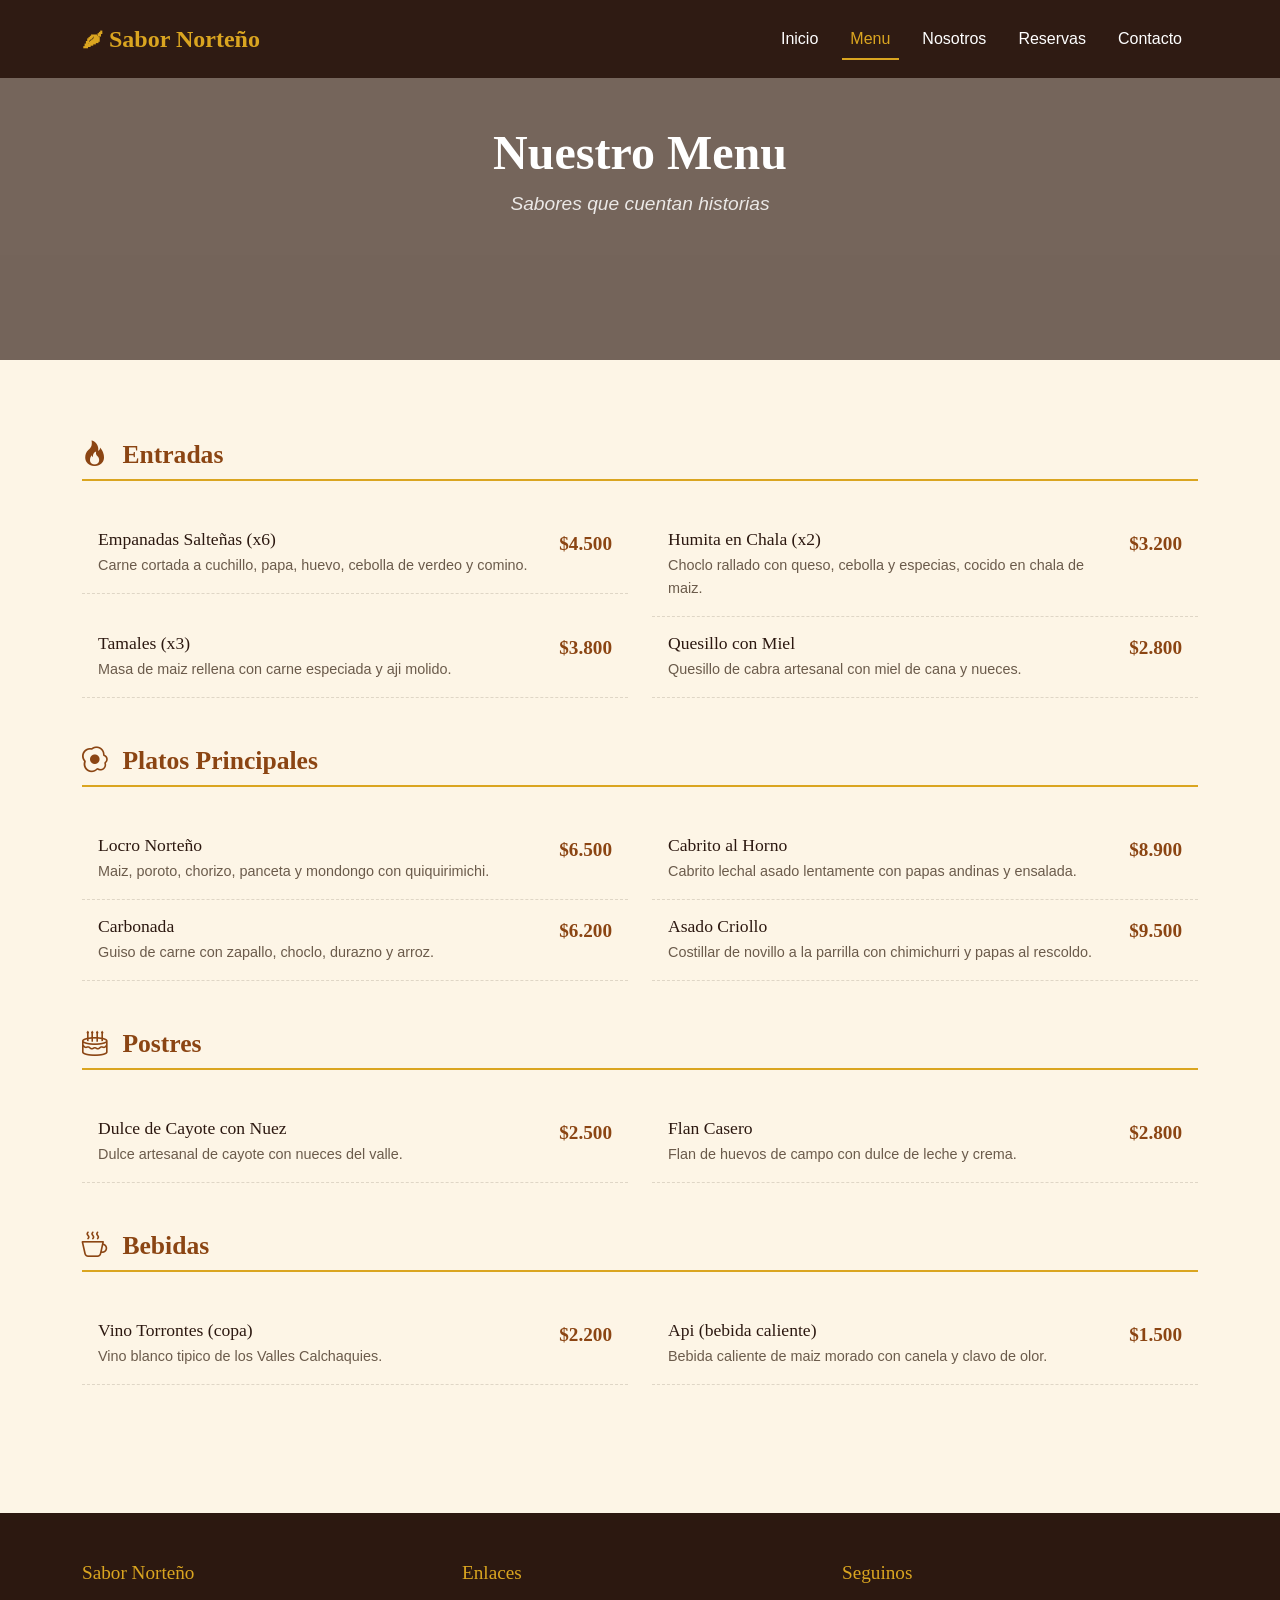
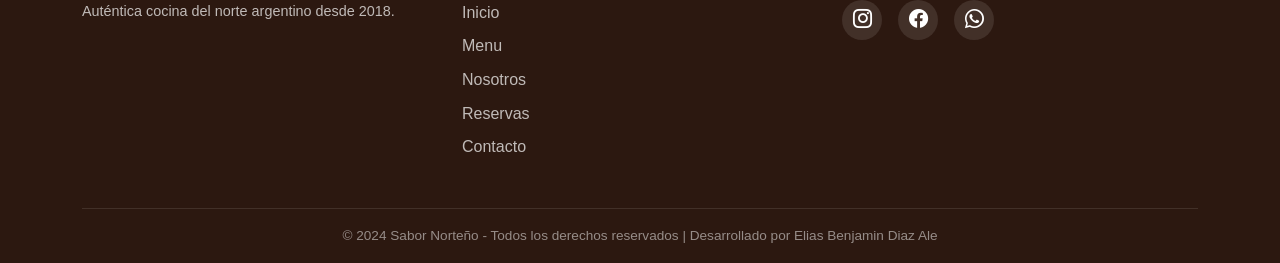
<file: pages/menu.html>
<!DOCTYPE html>
<html lang="es">
<head>
    <meta charset="UTF-8">
    <meta name="viewport" content="width=device-width, initial-scale=1.0">
    <meta name="description" content="Menu de Sabor Norteño - Empanadas, locro, tamales, humita y mas platos tipicos del norte argentino.">
    <meta name="keywords" content="menu restaurante, empanadas, locro, tamales, humita, comida norteña, precios">
    <title>Menu | Sabor Norteño</title>
    <link href="https://cdn.jsdelivr.net/npm/bootstrap@5.3.2/dist/css/bootstrap.min.css" rel="stylesheet">
    <link href="https://cdn.jsdelivr.net/npm/bootstrap-icons@1.11.1/font/bootstrap-icons.css" rel="stylesheet">
    <link href="https://unpkg.com/aos@2.3.1/dist/aos.css" rel="stylesheet">
    <link rel="stylesheet" href="../css/main.css">
</head>
<body>
    <header class="header">
        <nav class="navbar navbar-expand-lg navbar-dark fixed-top">
            <div class="container">
                <a class="navbar-brand" href="../index.html">
                    <span class="brand-icon">&#127798;</span> Sabor Norteño
                </a>
                <button class="navbar-toggler" type="button" data-bs-toggle="collapse" data-bs-target="#navbarNav" aria-controls="navbarNav" aria-expanded="false" aria-label="Abrir menu de navegación">
                    <span class="navbar-toggler-icon"></span>
                </button>
                <div class="collapse navbar-collapse" id="navbarNav">
                    <ul class="navbar-nav ms-auto">
                        <li class="nav-item">
                            <a class="nav-link" href="../index.html">Inicio</a>
                        </li>
                        <li class="nav-item">
                            <a class="nav-link active" aria-current="page" href="menu.html">Menu</a>
                        </li>
                        <li class="nav-item">
                            <a class="nav-link" href="nosotros.html">Nosotros</a>
                        </li>
                        <li class="nav-item">
                            <a class="nav-link" href="reservas.html">Reservas</a>
                        </li>
                        <li class="nav-item">
                            <a class="nav-link" href="contacto.html">Contacto</a>
                        </li>
                    </ul>
                </div>
            </div>
        </nav>
    </header>

    <main>
        <!-- Page Header -->
        <section class="page-header">
            <div class="page-header__overlay"></div>
            <div class="container">
                <h1 class="page-header__title" data-aos="fade-up">Nuestro Menu</h1>
                <p class="page-header__subtitle" data-aos="fade-up" data-aos-delay="100">Sabores que cuentan historias</p>
            </div>
        </section>

        <!-- Menu Section -->
        <section class="menu-section">
            <div class="container">
                <!-- Entradas -->
                <div class="menu-category" data-aos="fade-up">
                    <h2 class="menu-category__title"><i class="bi bi-fire"></i> Entradas</h2>
                    <div class="row">
                        <div class="col-md-6">
                            <div class="menu-item">
                                <div class="menu-item__info">
                                    <h3 class="menu-item__name">Empanadas Salteñas (x6)</h3>
                                    <p class="menu-item__desc">Carne cortada a cuchillo, papa, huevo, cebolla de verdeo y comino.</p>
                                </div>
                                <span class="menu-item__price">$4.500</span>
                            </div>
                        </div>
                        <div class="col-md-6">
                            <div class="menu-item">
                                <div class="menu-item__info">
                                    <h3 class="menu-item__name">Humita en Chala (x2)</h3>
                                    <p class="menu-item__desc">Choclo rallado con queso, cebolla y especias, cocido en chala de maiz.</p>
                                </div>
                                <span class="menu-item__price">$3.200</span>
                            </div>
                        </div>
                        <div class="col-md-6">
                            <div class="menu-item">
                                <div class="menu-item__info">
                                    <h3 class="menu-item__name">Tamales (x3)</h3>
                                    <p class="menu-item__desc">Masa de maiz rellena con carne especiada y aji molido.</p>
                                </div>
                                <span class="menu-item__price">$3.800</span>
                            </div>
                        </div>
                        <div class="col-md-6">
                            <div class="menu-item">
                                <div class="menu-item__info">
                                    <h3 class="menu-item__name">Quesillo con Miel</h3>
                                    <p class="menu-item__desc">Quesillo de cabra artesanal con miel de cana y nueces.</p>
                                </div>
                                <span class="menu-item__price">$2.800</span>
                            </div>
                        </div>
                    </div>
                </div>

                <!-- Platos Principales -->
                <div class="menu-category" data-aos="fade-up">
                    <h2 class="menu-category__title"><i class="bi bi-egg-fried"></i> Platos Principales</h2>
                    <div class="row">
                        <div class="col-md-6">
                            <div class="menu-item">
                                <div class="menu-item__info">
                                    <h3 class="menu-item__name">Locro Norteño</h3>
                                    <p class="menu-item__desc">Maiz, poroto, chorizo, panceta y mondongo con quiquirimichi.</p>
                                </div>
                                <span class="menu-item__price">$6.500</span>
                            </div>
                        </div>
                        <div class="col-md-6">
                            <div class="menu-item">
                                <div class="menu-item__info">
                                    <h3 class="menu-item__name">Cabrito al Horno</h3>
                                    <p class="menu-item__desc">Cabrito lechal asado lentamente con papas andinas y ensalada.</p>
                                </div>
                                <span class="menu-item__price">$8.900</span>
                            </div>
                        </div>
                        <div class="col-md-6">
                            <div class="menu-item">
                                <div class="menu-item__info">
                                    <h3 class="menu-item__name">Carbonada</h3>
                                    <p class="menu-item__desc">Guiso de carne con zapallo, choclo, durazno y arroz.</p>
                                </div>
                                <span class="menu-item__price">$6.200</span>
                            </div>
                        </div>
                        <div class="col-md-6">
                            <div class="menu-item">
                                <div class="menu-item__info">
                                    <h3 class="menu-item__name">Asado Criollo</h3>
                                    <p class="menu-item__desc">Costillar de novillo a la parrilla con chimichurri y papas al rescoldo.</p>
                                </div>
                                <span class="menu-item__price">$9.500</span>
                            </div>
                        </div>
                    </div>
                </div>

                <!-- Postres -->
                <div class="menu-category" data-aos="fade-up">
                    <h2 class="menu-category__title"><i class="bi bi-cake2"></i> Postres</h2>
                    <div class="row">
                        <div class="col-md-6">
                            <div class="menu-item">
                                <div class="menu-item__info">
                                    <h3 class="menu-item__name">Dulce de Cayote con Nuez</h3>
                                    <p class="menu-item__desc">Dulce artesanal de cayote con nueces del valle.</p>
                                </div>
                                <span class="menu-item__price">$2.500</span>
                            </div>
                        </div>
                        <div class="col-md-6">
                            <div class="menu-item">
                                <div class="menu-item__info">
                                    <h3 class="menu-item__name">Flan Casero</h3>
                                    <p class="menu-item__desc">Flan de huevos de campo con dulce de leche y crema.</p>
                                </div>
                                <span class="menu-item__price">$2.800</span>
                            </div>
                        </div>
                    </div>
                </div>

                <!-- Bebidas -->
                <div class="menu-category" data-aos="fade-up">
                    <h2 class="menu-category__title"><i class="bi bi-cup-hot"></i> Bebidas</h2>
                    <div class="row">
                        <div class="col-md-6">
                            <div class="menu-item">
                                <div class="menu-item__info">
                                    <h3 class="menu-item__name">Vino Torrontes (copa)</h3>
                                    <p class="menu-item__desc">Vino blanco tipico de los Valles Calchaquies.</p>
                                </div>
                                <span class="menu-item__price">$2.200</span>
                            </div>
                        </div>
                        <div class="col-md-6">
                            <div class="menu-item">
                                <div class="menu-item__info">
                                    <h3 class="menu-item__name">Api (bebida caliente)</h3>
                                    <p class="menu-item__desc">Bebida caliente de maiz morado con canela y clavo de olor.</p>
                                </div>
                                <span class="menu-item__price">$1.500</span>
                            </div>
                        </div>
                    </div>
                </div>
            </div>
        </section>
    </main>

    <footer class="footer">
        <div class="container">
            <div class="row">
                <div class="col-md-4">
                    <h4 class="footer__title">Sabor Norteño</h4>
                    <p class="footer__text">Auténtica cocina del norte argentino desde 2018.</p>
                </div>
                <div class="col-md-4">
                    <h4 class="footer__title">Enlaces</h4>
                    <ul class="footer__links">
                        <li><a href="../index.html">Inicio</a></li>
                        <li><a href="menu.html">Menu</a></li>
                        <li><a href="nosotros.html">Nosotros</a></li>
                        <li><a href="reservas.html">Reservas</a></li>
                        <li><a href="contacto.html">Contacto</a></li>
                    </ul>
                </div>
                <div class="col-md-4">
                    <h4 class="footer__title">Seguinos</h4>
                    <div class="footer__social">
                        <a href="#" aria-label="Instagram"><i class="bi bi-instagram"></i></a>
                        <a href="#" aria-label="Facebook"><i class="bi bi-facebook"></i></a>
                        <a href="#" aria-label="WhatsApp"><i class="bi bi-whatsapp"></i></a>
                    </div>
                </div>
            </div>
            <div class="footer__bottom">
                <p>&copy; 2024 Sabor Norteño - Todos los derechos reservados | Desarrollado por Elias Benjamin Diaz Ale</p>
            </div>
        </div>
    </footer>

    <script src="https://cdn.jsdelivr.net/npm/bootstrap@5.3.2/dist/js/bootstrap.bundle.min.js"></script>
    <script src="https://unpkg.com/aos@2.3.1/dist/aos.js"></script>
    <script>
        AOS.init({ duration: 800, once: true });
    </script>
</body>
</html>
</file>
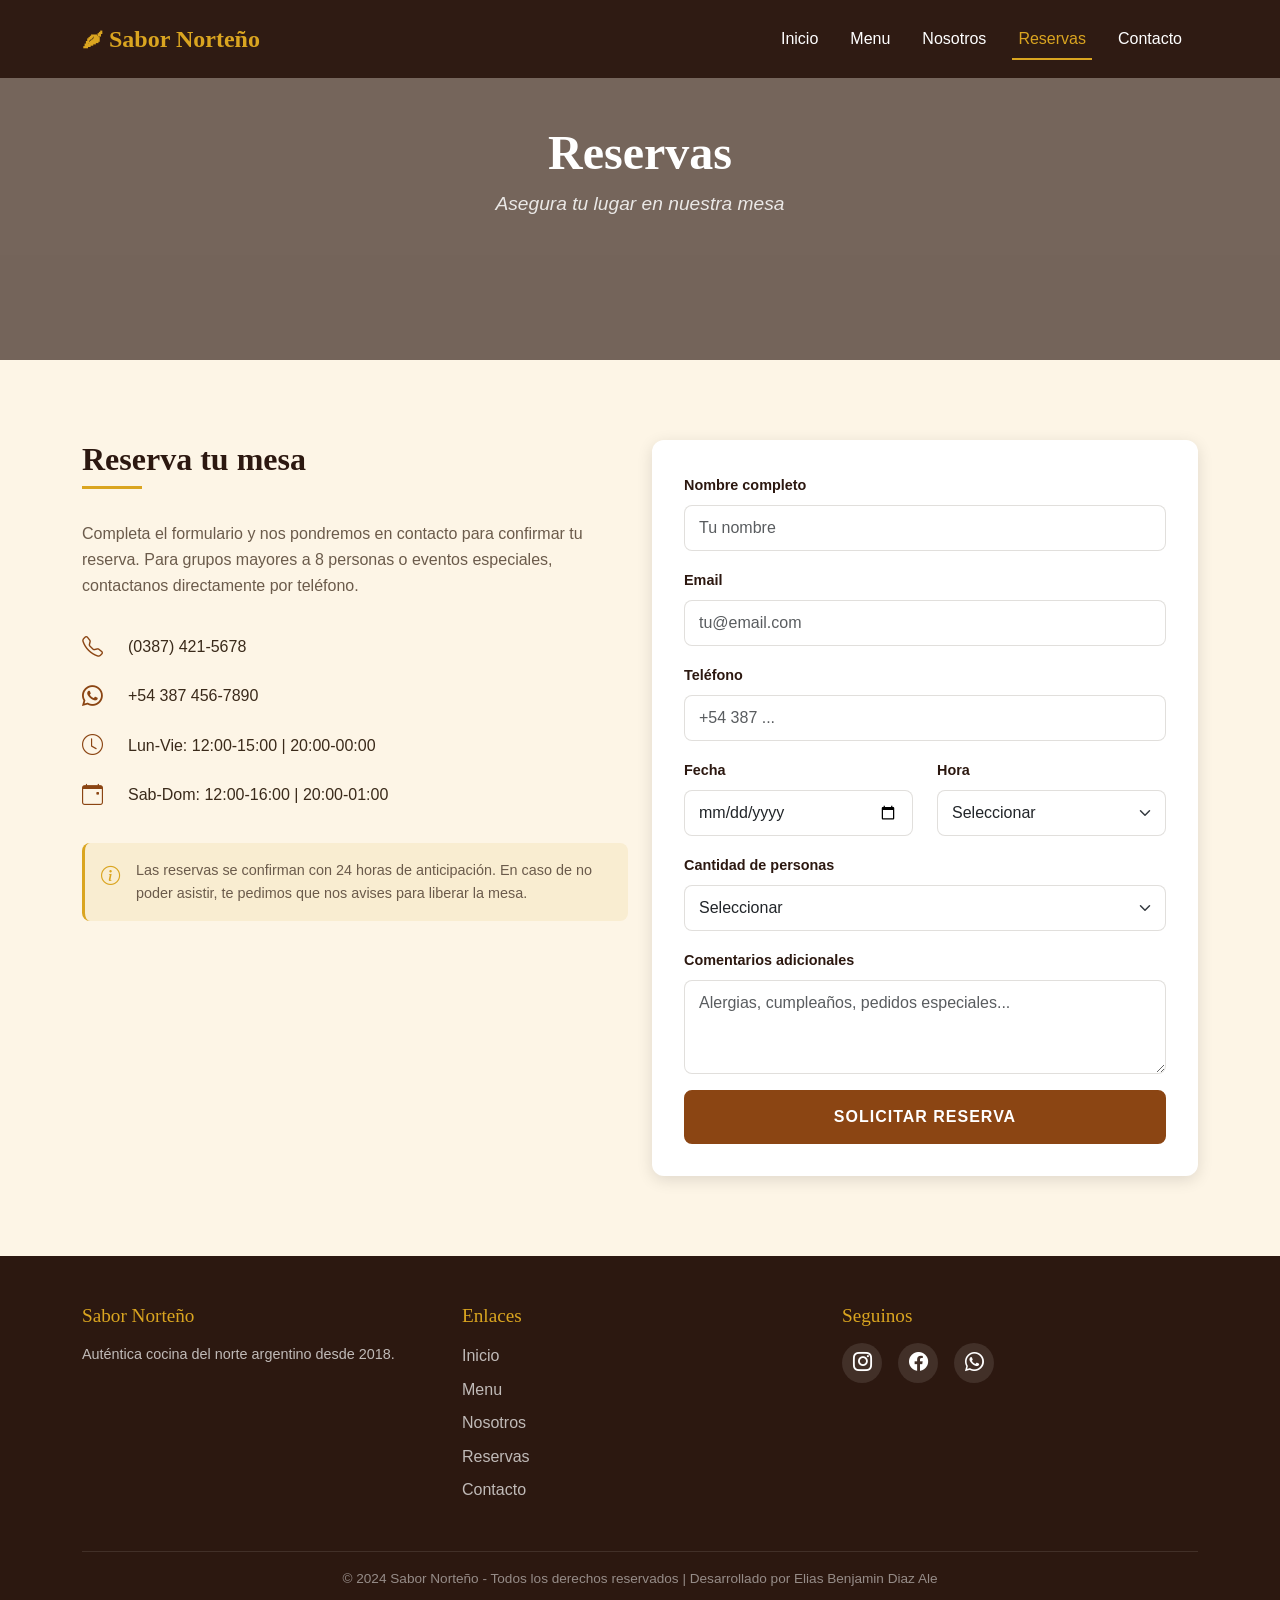
<file: pages/reservas.html>
<!DOCTYPE html>
<html lang="es">
<head>
    <meta charset="UTF-8">
    <meta name="viewport" content="width=device-width, initial-scale=1.0">
    <meta name="description" content="Reserva tu mesa en Sabor Norteño. Atendemos de lunes a domingos con opciones para grupos y eventos privados.">
    <meta name="keywords" content="reservas, mesa, restaurante Salta, eventos, grupos, cena">
    <title>Reservas | Sabor Norteño</title>
    <link href="https://cdn.jsdelivr.net/npm/bootstrap@5.3.2/dist/css/bootstrap.min.css" rel="stylesheet">
    <link href="https://cdn.jsdelivr.net/npm/bootstrap-icons@1.11.1/font/bootstrap-icons.css" rel="stylesheet">
    <link href="https://unpkg.com/aos@2.3.1/dist/aos.css" rel="stylesheet">
    <link rel="stylesheet" href="../css/main.css">
</head>
<body>
    <header class="header">
        <nav class="navbar navbar-expand-lg navbar-dark fixed-top">
            <div class="container">
                <a class="navbar-brand" href="../index.html">
                    <span class="brand-icon">&#127798;</span> Sabor Norteño
                </a>
                <button class="navbar-toggler" type="button" data-bs-toggle="collapse" data-bs-target="#navbarNav" aria-controls="navbarNav" aria-expanded="false" aria-label="Abrir menu de navegación">
                    <span class="navbar-toggler-icon"></span>
                </button>
                <div class="collapse navbar-collapse" id="navbarNav">
                    <ul class="navbar-nav ms-auto">
                        <li class="nav-item">
                            <a class="nav-link" href="../index.html">Inicio</a>
                        </li>
                        <li class="nav-item">
                            <a class="nav-link" href="menu.html">Menu</a>
                        </li>
                        <li class="nav-item">
                            <a class="nav-link" href="nosotros.html">Nosotros</a>
                        </li>
                        <li class="nav-item">
                            <a class="nav-link active" aria-current="page" href="reservas.html">Reservas</a>
                        </li>
                        <li class="nav-item">
                            <a class="nav-link" href="contacto.html">Contacto</a>
                        </li>
                    </ul>
                </div>
            </div>
        </nav>
    </header>

    <main>
        <section class="page-header">
            <div class="page-header__overlay"></div>
            <div class="container">
                <h1 class="page-header__title" data-aos="fade-up">Reservas</h1>
                <p class="page-header__subtitle" data-aos="fade-up" data-aos-delay="100">Asegura tu lugar en nuestra mesa</p>
            </div>
        </section>

        <section class="reservas-section">
            <div class="container">
                <div class="row">
                    <div class="col-lg-6" data-aos="fade-right">
                        <div class="reservas-info">
                            <h2 class="section-title">Reserva tu mesa</h2>
                            <p>
                                Completa el formulario y nos pondremos en contacto para confirmar 
                                tu reserva. Para grupos mayores a 8 personas o eventos especiales, 
                                contactanos directamente por teléfono.
                            </p>
                            <div class="reservas-info__details">
                                <div class="reservas-info__item">
                                    <i class="bi bi-telephone"></i>
                                    <span>(0387) 421-5678</span>
                                </div>
                                <div class="reservas-info__item">
                                    <i class="bi bi-whatsapp"></i>
                                    <span>+54 387 456-7890</span>
                                </div>
                                <div class="reservas-info__item">
                                    <i class="bi bi-clock"></i>
                                    <span>Lun-Vie: 12:00-15:00 | 20:00-00:00</span>
                                </div>
                                <div class="reservas-info__item">
                                    <i class="bi bi-calendar-event"></i>
                                    <span>Sab-Dom: 12:00-16:00 | 20:00-01:00</span>
                                </div>
                            </div>
                            <div class="reservas-info__note">
                                <i class="bi bi-info-circle"></i>
                                <p>Las reservas se confirman con 24 horas de anticipación. En caso de no poder asistir, te pedimos que nos avises para liberar la mesa.</p>
                            </div>
                        </div>
                    </div>
                    <div class="col-lg-6" data-aos="fade-left">
                        <form class="reservas-form" action="#" method="POST">
                            <div class="mb-3">
                                <label for="nombre" class="form-label">Nombre completo</label>
                                <input type="text" class="form-control" id="nombre" name="nombre" required placeholder="Tu nombre">
                            </div>
                            <div class="mb-3">
                                <label for="email" class="form-label">Email</label>
                                <input type="email" class="form-control" id="email" name="email" required placeholder="tu@email.com">
                            </div>
                            <div class="mb-3">
                                <label for="telefono" class="form-label">Teléfono</label>
                                <input type="tel" class="form-control" id="telefono" name="telefono" required placeholder="+54 387 ...">
                            </div>
                            <div class="row">
                                <div class="col-md-6 mb-3">
                                    <label for="fecha" class="form-label">Fecha</label>
                                    <input type="date" class="form-control" id="fecha" name="fecha" required>
                                </div>
                                <div class="col-md-6 mb-3">
                                    <label for="hora" class="form-label">Hora</label>
                                    <select class="form-select" id="hora" name="hora" required>
                                        <option value="" selected disabled>Seleccionar</option>
                                        <option value="12:00">12:00</option>
                                        <option value="12:30">12:30</option>
                                        <option value="13:00">13:00</option>
                                        <option value="13:30">13:30</option>
                                        <option value="14:00">14:00</option>
                                        <option value="20:00">20:00</option>
                                        <option value="20:30">20:30</option>
                                        <option value="21:00">21:00</option>
                                        <option value="21:30">21:30</option>
                                        <option value="22:00">22:00</option>
                                    </select>
                                </div>
                            </div>
                            <div class="mb-3">
                                <label for="personas" class="form-label">Cantidad de personas</label>
                                <select class="form-select" id="personas" name="personas" required>
                                    <option value="" selected disabled>Seleccionar</option>
                                    <option value="1">1 persona</option>
                                    <option value="2">2 personas</option>
                                    <option value="3">3 personas</option>
                                    <option value="4">4 personas</option>
                                    <option value="5">5 personas</option>
                                    <option value="6">6 personas</option>
                                    <option value="7">7 personas</option>
                                    <option value="8">8 personas</option>
                                </select>
                            </div>
                            <div class="mb-3">
                                <label for="mensaje" class="form-label">Comentarios adicionales</label>
                                <textarea class="form-control" id="mensaje" name="mensaje" rows="3" placeholder="Alergias, cumpleaños, pedidos especiales..."></textarea>
                            </div>
                            <button type="submit" class="btn-custom w-100">Solicitar Reserva</button>
                        </form>
                    </div>
                </div>
            </div>
        </section>
    </main>

    <footer class="footer">
        <div class="container">
            <div class="row">
                <div class="col-md-4">
                    <h4 class="footer__title">Sabor Norteño</h4>
                    <p class="footer__text">Auténtica cocina del norte argentino desde 2018.</p>
                </div>
                <div class="col-md-4">
                    <h4 class="footer__title">Enlaces</h4>
                    <ul class="footer__links">
                        <li><a href="../index.html">Inicio</a></li>
                        <li><a href="menu.html">Menu</a></li>
                        <li><a href="nosotros.html">Nosotros</a></li>
                        <li><a href="reservas.html">Reservas</a></li>
                        <li><a href="contacto.html">Contacto</a></li>
                    </ul>
                </div>
                <div class="col-md-4">
                    <h4 class="footer__title">Seguinos</h4>
                    <div class="footer__social">
                        <a href="#" aria-label="Instagram"><i class="bi bi-instagram"></i></a>
                        <a href="#" aria-label="Facebook"><i class="bi bi-facebook"></i></a>
                        <a href="#" aria-label="WhatsApp"><i class="bi bi-whatsapp"></i></a>
                    </div>
                </div>
            </div>
            <div class="footer__bottom">
                <p>&copy; 2024 Sabor Norteño - Todos los derechos reservados | Desarrollado por Elias Benjamin Diaz Ale</p>
            </div>
        </div>
    </footer>

    <script src="https://cdn.jsdelivr.net/npm/bootstrap@5.3.2/dist/js/bootstrap.bundle.min.js"></script>
    <script src="https://unpkg.com/aos@2.3.1/dist/aos.js"></script>
    <script>
        AOS.init({ duration: 800, once: true });
    </script>
</body>
</html>
</file>
<file: css/main.css>
/* =============================================
   main.css — Compiled from SASS source files
   Source: scss/_variables.scss, scss/_mixins.scss,
           scss/_base.scss, scss/_header.scss,
           scss/_footer.scss, scss/_home.scss,
           scss/_pages.scss
   ============================================= */


/* =============================================
   BASE — General styles & reset
   ============================================= */

* {
    margin: 0;
    padding: 0;
    box-sizing: border-box;
}

body {
    font-family: 'Segoe UI', Tahoma, Geneva, Verdana, sans-serif;
    color: #3A2A1A;
    background-color: #FDF5E6;
    line-height: 1.6;
    overflow-x: hidden;
}

/* Section title — heading-style(2rem) inlined */
.section-title {
    font-family: 'Georgia', serif;
    font-size: 2rem;
    font-weight: 700;
    color: #2C1810;
    line-height: 1.2;
    margin-bottom: 2rem;
    position: relative;
}

.section-title::after {
    content: '';
    display: block;
    width: 60px;
    height: 3px;
    background-color: #DAA520;
    margin-top: 0.5rem;
}

.section-title.text-center::after {
    margin-left: auto;
    margin-right: auto;
}

/* Global custom button — button-style($color-primary, $color-white) inlined */
.btn-custom {
    display: inline-block;
    padding: 12px 32px;
    background-color: #8B4513;
    color: #FFFFFF;
    border: 2px solid #8B4513;
    border-radius: 8px;
    font-weight: 600;
    text-decoration: none;
    text-transform: uppercase;
    letter-spacing: 1px;
    transition: all 0.3s ease;
    cursor: pointer;
}

.btn-custom:hover {
    background-color: #6d3610;
    border-color: #6d3610;
    color: #FFFFFF;
    transform: translateY(-2px);
    box-shadow: 0 4px 16px rgba(0, 0, 0, 0.12);
}

/* Keyframe animation for section titles */
@keyframes tracking-in-expand {
    0% {
        letter-spacing: -0.5em;
        opacity: 0;
    }
    40% {
        opacity: 0.6;
    }
    100% {
        letter-spacing: normal;
        opacity: 1;
    }
}


/* =============================================
   HEADER — Navbar & navigation styles
   ============================================= */

.header .navbar {
    background-color: rgba(44, 24, 16, 0.95);
    padding: 15px 0;
    transition: background-color 0.3s ease, padding 0.3s ease;
    backdrop-filter: blur(10px);
}

.header .navbar-brand {
    font-family: 'Georgia', serif;
    font-size: 1.5rem;
    font-weight: 700;
    color: #DAA520 !important;
}

.header .navbar-brand .brand-icon {
    font-size: 1.3rem;
}

.header .navbar .nav-link {
    color: #FFFFFF !important;
    font-weight: 500;
    padding: 8px 16px !important;
    position: relative;
    transition: color 0.2s ease;
}

.header .navbar .nav-link::after {
    content: '';
    position: absolute;
    bottom: 0;
    left: 50%;
    width: 0;
    height: 2px;
    background-color: #DAA520;
    transition: width 0.3s ease, left 0.3s ease;
}

.header .navbar .nav-link:hover,
.header .navbar .nav-link.active {
    color: #DAA520 !important;
}

.header .navbar .nav-link:hover::after,
.header .navbar .nav-link.active::after {
    width: 80%;
    left: 10%;
}

.header .navbar .navbar-toggler {
    border-color: rgba(218, 165, 32, 0.5);
}

.header .navbar .navbar-toggler:focus {
    box-shadow: 0 0 0 0.2rem rgba(218, 165, 32, 0.25);
}


/* =============================================
   FOOTER — Page footer
   ============================================= */

.footer {
    background-color: #2C1810;
    color: #FFFFFF;
    padding: 3rem 0 1rem;
}

.footer__title {
    font-family: 'Georgia', serif;
    font-size: 1.2rem;
    color: #DAA520;
    margin-bottom: 1rem;
}

.footer__text {
    color: rgba(255, 255, 255, 0.7);
    font-size: 0.9rem;
}

.footer__links {
    list-style: none;
    padding: 0;
}

.footer__links li {
    margin-bottom: 0.5rem;
}

.footer__links li a {
    color: rgba(255, 255, 255, 0.7);
    text-decoration: none;
    transition: color 0.2s ease;
}

.footer__links li a:hover {
    color: #DAA520;
}

/* footer__social — flex-center mixin inlined */
.footer__social {
    display: flex;
    gap: 1rem;
}

.footer__social a {
    display: flex;
    justify-content: center;
    align-items: center;
    width: 40px;
    height: 40px;
    border-radius: 50%;
    background-color: rgba(255, 255, 255, 0.1);
    color: #FFFFFF;
    font-size: 1.2rem;
    text-decoration: none;
    transition: all 0.3s ease;
}

.footer__social a:hover {
    background-color: #DAA520;
    color: #2C1810;
    transform: translateY(-3px);
}

.footer__bottom {
    border-top: 1px solid rgba(255, 255, 255, 0.1);
    margin-top: 2rem;
    padding-top: 1rem;
    text-align: center;
}

.footer__bottom p {
    color: rgba(255, 255, 255, 0.5);
    font-size: 0.85rem;
    margin: 0;
}

/* Footer responsive — max-width: 767.98px */
@media (max-width: 767.98px) {
    .footer {
        text-align: center;
    }

    .footer__social {
        justify-content: center;
    }
}


/* =============================================
   HOME — index.html styles
   ============================================= */

/* ---- Hero Section ---- */
.hero {
    position: relative;
    height: 100vh;
    min-height: 600px;
    background-image: url('https://images.unsplash.com/photo-1517248135467-4c7edcad34c4?w=1920&h=1080&fit=crop');
    background-size: cover;
    background-position: center;
    background-attachment: fixed;
    display: flex;
    justify-content: center;
    align-items: center;
}

/* overlay(0.6) inlined */
.hero__overlay {
    position: absolute;
    top: 0;
    left: 0;
    width: 100%;
    height: 100%;
    background-color: rgba(44, 24, 16, 0.6);
}

.hero__content {
    position: relative;
    z-index: 2;
    text-align: center;
    padding: 2rem;
}

/* heading-style(4rem, 700) inlined */
.hero__title {
    font-family: 'Georgia', serif;
    font-size: 4rem;
    font-weight: 700;
    color: #FFFFFF;
    line-height: 1.2;
    animation: tracking-in-expand 0.8s ease-out;
    text-shadow: 2px 2px 4px rgba(0, 0, 0, 0.3);
}

.hero__subtitle {
    font-size: 1.4rem;
    color: rgba(255, 255, 255, 0.9);
    margin: 1rem 0 2rem;
    font-style: italic;
}

/* Hero responsive — max-width: 767.98px */
@media (max-width: 767.98px) {
    .hero {
        background-attachment: scroll;
        min-height: 500px;
    }

    .hero__title {
        font-size: 2.5rem;
    }

    .hero__subtitle {
        font-size: 1.1rem;
    }
}

/* ---- Bienvenida Section (%section-padding extended) ---- */
.bienvenida {
    padding: 5rem 0;
    background-color: #FFFFFF;
}

.bienvenida__texto {
    font-size: 1.05rem;
    color: #6B5B4B;
    margin-bottom: 1rem;
}

.bienvenida__img-container {
    border-radius: 12px;
    overflow: hidden;
    box-shadow: 0 4px 16px rgba(0, 0, 0, 0.12);
}

.bienvenida__img {
    width: 100%;
    height: 100%;
    object-fit: cover;
    transition: transform 0.5s ease;
}

.bienvenida__img:hover {
    transform: scale(1.05);
}

/* ---- Especialidades Section (%section-padding extended) ---- */
.especialidades {
    padding: 5rem 0;
    background-color: #FAF0E6;
}

/* card-style mixin inlined */
.especialidades .card-plato {
    background-color: #FFFFFF;
    border-radius: 12px;
    box-shadow: 0 2px 8px rgba(0, 0, 0, 0.1);
    overflow: hidden;
    transition: transform 0.3s ease, box-shadow 0.3s ease;
    margin-bottom: 2rem;
}

.especialidades .card-plato:hover {
    transform: translateY(-5px);
    box-shadow: 0 8px 32px rgba(0, 0, 0, 0.15);
}

.especialidades .card-plato__img-wrapper {
    overflow: hidden;
    height: 220px;
}

.especialidades .card-plato__img {
    width: 100%;
    height: 100%;
    object-fit: cover;
    transition: transform 0.5s ease;
}

.especialidades .card-plato:hover .card-plato__img {
    transform: scale(1.1);
}

.especialidades .card-plato__body {
    padding: 1rem 2rem;
}

.especialidades .card-plato__title {
    font-family: 'Georgia', serif;
    font-size: 1.3rem;
    color: #2C1810;
    margin-bottom: 0.5rem;
}

.especialidades .card-plato__desc {
    color: #6B5B4B;
    font-size: 0.95rem;
}

/* ---- Horarios Section (%section-padding extended) ---- */
.horarios {
    padding: 5rem 0;
    background-color: #2C1810;
    color: #FFFFFF;
}

.horarios .section-title {
    color: #FFFFFF;
}

.horarios .section-title::after {
    margin-left: auto;
    margin-right: auto;
}

.horarios__grid {
    display: flex;
    justify-content: center;
    gap: 3rem;
    flex-wrap: wrap;
    margin-top: 2rem;
}

.horarios__item {
    text-align: center;
    padding: 2rem;
}

.horarios__item h3 {
    font-family: 'Georgia', serif;
    font-size: 1.1rem;
    margin-bottom: 0.5rem;
    color: #DAA520;
}

.horarios__item p {
    color: rgba(255, 255, 255, 0.8);
}

.horarios__icon {
    font-size: 2.5rem;
    color: #DAA520;
    margin-bottom: 1rem;
}


/* =============================================
   PAGES — Shared internal page styles
   ============================================= */

/* ---- Internal page header ---- */
.page-header {
    position: relative;
    height: 40vh;
    min-height: 280px;
    background-image: url('https://images.unsplash.com/photo-1466978913421-dad2ebd01d17?w=1920&h=600&fit=crop');
    background-size: cover;
    background-position: center;
    display: flex;
    justify-content: center;
    align-items: center;
}

/* overlay(0.65) inlined */
.page-header__overlay {
    position: absolute;
    top: 0;
    left: 0;
    width: 100%;
    height: 100%;
    background-color: rgba(44, 24, 16, 0.65);
}

.page-header .container {
    position: relative;
    z-index: 2;
    text-align: center;
}

/* heading-style(3rem, 700) inlined */
.page-header__title {
    font-family: 'Georgia', serif;
    font-size: 3rem;
    font-weight: 700;
    color: #FFFFFF;
    line-height: 1.2;
    animation: tracking-in-expand 0.7s ease-out;
}

.page-header__subtitle {
    color: rgba(255, 255, 255, 0.85);
    font-size: 1.2rem;
    font-style: italic;
    margin-top: 0.5rem;
}

/* Page header responsive — max-width: 767.98px */
@media (max-width: 767.98px) {
    .page-header__title {
        font-size: 2rem;
    }
}

/* ---- Menu page (%section-padding extended) ---- */
.menu-section {
    padding: 5rem 0;
}

.menu-section .menu-category {
    margin-bottom: 3rem;
}

/* heading-style(1.6rem) inlined */
.menu-section .menu-category__title {
    font-family: 'Georgia', serif;
    font-size: 1.6rem;
    font-weight: 700;
    color: #8B4513;
    line-height: 1.2;
    padding-bottom: 0.5rem;
    border-bottom: 2px solid #DAA520;
    margin-bottom: 2rem;
}

.menu-section .menu-category__title i {
    margin-right: 0.5rem;
}

.menu-section .menu-item {
    display: flex;
    justify-content: space-between;
    align-items: flex-start;
    padding: 1rem;
    border-bottom: 1px dashed rgba(58, 42, 26, 0.15);
    transition: background-color 0.2s ease;
}

.menu-section .menu-item:hover {
    background-color: rgba(218, 165, 32, 0.05);
    border-radius: 8px;
}

.menu-section .menu-item__info {
    flex: 1;
    padding-right: 1rem;
}

.menu-section .menu-item__name {
    font-family: 'Georgia', serif;
    font-size: 1.1rem;
    color: #2C1810;
    margin-bottom: 4px;
}

.menu-section .menu-item__desc {
    font-size: 0.9rem;
    color: #6B5B4B;
    margin: 0;
}

.menu-section .menu-item__price {
    font-family: 'Georgia', serif;
    font-size: 1.2rem;
    font-weight: 700;
    color: #8B4513;
    white-space: nowrap;
}

/* ---- Nosotros page (%section-padding extended) ---- */
.nosotros-section {
    padding: 5rem 0;
}

.nosotros-section__img {
    width: 100%;
    border-radius: 12px;
    box-shadow: 0 4px 16px rgba(0, 0, 0, 0.12);
    transition: transform 0.3s ease;
}

.nosotros-section__img:hover {
    transform: scale(1.02);
}

.nosotros-section p {
    color: #6B5B4B;
    margin-bottom: 1rem;
    font-size: 1.05rem;
}

.valores {
    margin-top: 3rem;
}

/* valor-card — card-style mixin inlined */
.valor-card {
    background-color: #FFFFFF;
    border-radius: 12px;
    box-shadow: 0 2px 8px rgba(0, 0, 0, 0.1);
    overflow: hidden;
    transition: transform 0.3s ease, box-shadow 0.3s ease;
    padding: 2rem;
    text-align: center;
    margin-bottom: 2rem;
}

.valor-card:hover {
    transform: translateY(-5px);
    box-shadow: 0 8px 32px rgba(0, 0, 0, 0.15);
}

.valor-card__icon {
    font-size: 2.5rem;
    color: #DAA520;
    margin-bottom: 1rem;
}

.valor-card__title {
    font-family: 'Georgia', serif;
    font-size: 1.2rem;
    color: #2C1810;
    margin-bottom: 0.5rem;
}

.valor-card__text {
    color: #6B5B4B;
    font-size: 0.95rem;
}

/* ---- Reservas page (%section-padding extended) ---- */
.reservas-section {
    padding: 5rem 0;
}

.reservas-info {
    margin-bottom: 2rem;
}

.reservas-info p {
    color: #6B5B4B;
    margin-bottom: 2rem;
}

.reservas-info__details {
    margin-bottom: 2rem;
}

.reservas-info__item {
    display: flex;
    align-items: center;
    gap: 1rem;
    margin-bottom: 1rem;
}

.reservas-info__item i {
    font-size: 1.3rem;
    color: #8B4513;
    width: 30px;
}

.reservas-info__item span {
    color: #3A2A1A;
}

.reservas-info__note {
    display: flex;
    gap: 1rem;
    padding: 1rem;
    background-color: rgba(218, 165, 32, 0.1);
    border-radius: 8px;
    border-left: 3px solid #DAA520;
}

.reservas-info__note i {
    color: #DAA520;
    font-size: 1.2rem;
    margin-top: 2px;
}

.reservas-info__note p {
    margin: 0;
    font-size: 0.9rem;
}

.reservas-form {
    background-color: #FFFFFF;
    padding: 2rem;
    border-radius: 12px;
    box-shadow: 0 4px 16px rgba(0, 0, 0, 0.12);
}

.reservas-form .form-control,
.reservas-form .form-select {
    border: 1px solid rgba(58, 42, 26, 0.15);
    padding: 10px 14px;
    border-radius: 8px;
    transition: border-color 0.2s ease, box-shadow 0.2s ease;
}

.reservas-form .form-control:focus,
.reservas-form .form-select:focus {
    border-color: #8B4513;
    box-shadow: 0 0 0 0.2rem rgba(139, 69, 19, 0.15);
}

.reservas-form .form-label {
    font-weight: 600;
    color: #2C1810;
    font-size: 0.9rem;
}

/* ---- Contacto page (%section-padding extended) ---- */
.contacto-section {
    padding: 5rem 0;
}

.contacto-info__item {
    display: flex;
    gap: 1rem;
    margin-bottom: 2rem;
}

.contacto-info__item h3 {
    font-size: 1rem;
    font-weight: 600;
    color: #2C1810;
    margin-bottom: 2px;
}

.contacto-info__item p {
    color: #6B5B4B;
    margin: 0;
    font-size: 0.95rem;
}

/* flex-center mixin inlined */
.contacto-info__icon {
    display: flex;
    justify-content: center;
    align-items: center;
    width: 45px;
    height: 45px;
    min-width: 45px;
    border-radius: 50%;
    background-color: rgba(139, 69, 19, 0.1);
    color: #8B4513;
    font-size: 1.2rem;
}

.contacto-redes {
    margin-top: 2rem;
}

.contacto-redes h3 {
    font-size: 1rem;
    font-weight: 600;
    margin-bottom: 1rem;
}

/* flex-center mixin inlined */
.contacto-redes__icons {
    display: flex;
    gap: 1rem;
}

.contacto-redes__icons a {
    display: flex;
    justify-content: center;
    align-items: center;
    width: 45px;
    height: 45px;
    border-radius: 50%;
    background-color: #8B4513;
    color: #FFFFFF;
    font-size: 1.3rem;
    text-decoration: none;
    transition: all 0.3s ease;
}

.contacto-redes__icons a:hover {
    background-color: #DAA520;
    color: #2C1810;
    transform: scale(1.1);
}

.contacto-form-wrapper {
    background-color: #FFFFFF;
    padding: 2rem;
    border-radius: 12px;
    box-shadow: 0 4px 16px rgba(0, 0, 0, 0.12);
    margin-bottom: 2rem;
}

.contacto-form-wrapper .form-control {
    border: 1px solid rgba(58, 42, 26, 0.15);
    padding: 10px 14px;
    border-radius: 8px;
    transition: border-color 0.2s ease, box-shadow 0.2s ease;
}

.contacto-form-wrapper .form-control:focus {
    border-color: #8B4513;
    box-shadow: 0 0 0 0.2rem rgba(139, 69, 19, 0.15);
}

.contacto-form-wrapper .form-label {
    font-weight: 600;
    color: #2C1810;
    font-size: 0.9rem;
}

.contacto-mapa {
    margin-top: 2rem;
    border-radius: 12px;
    overflow: hidden;
    box-shadow: 0 2px 8px rgba(0, 0, 0, 0.1);
}
</file>
